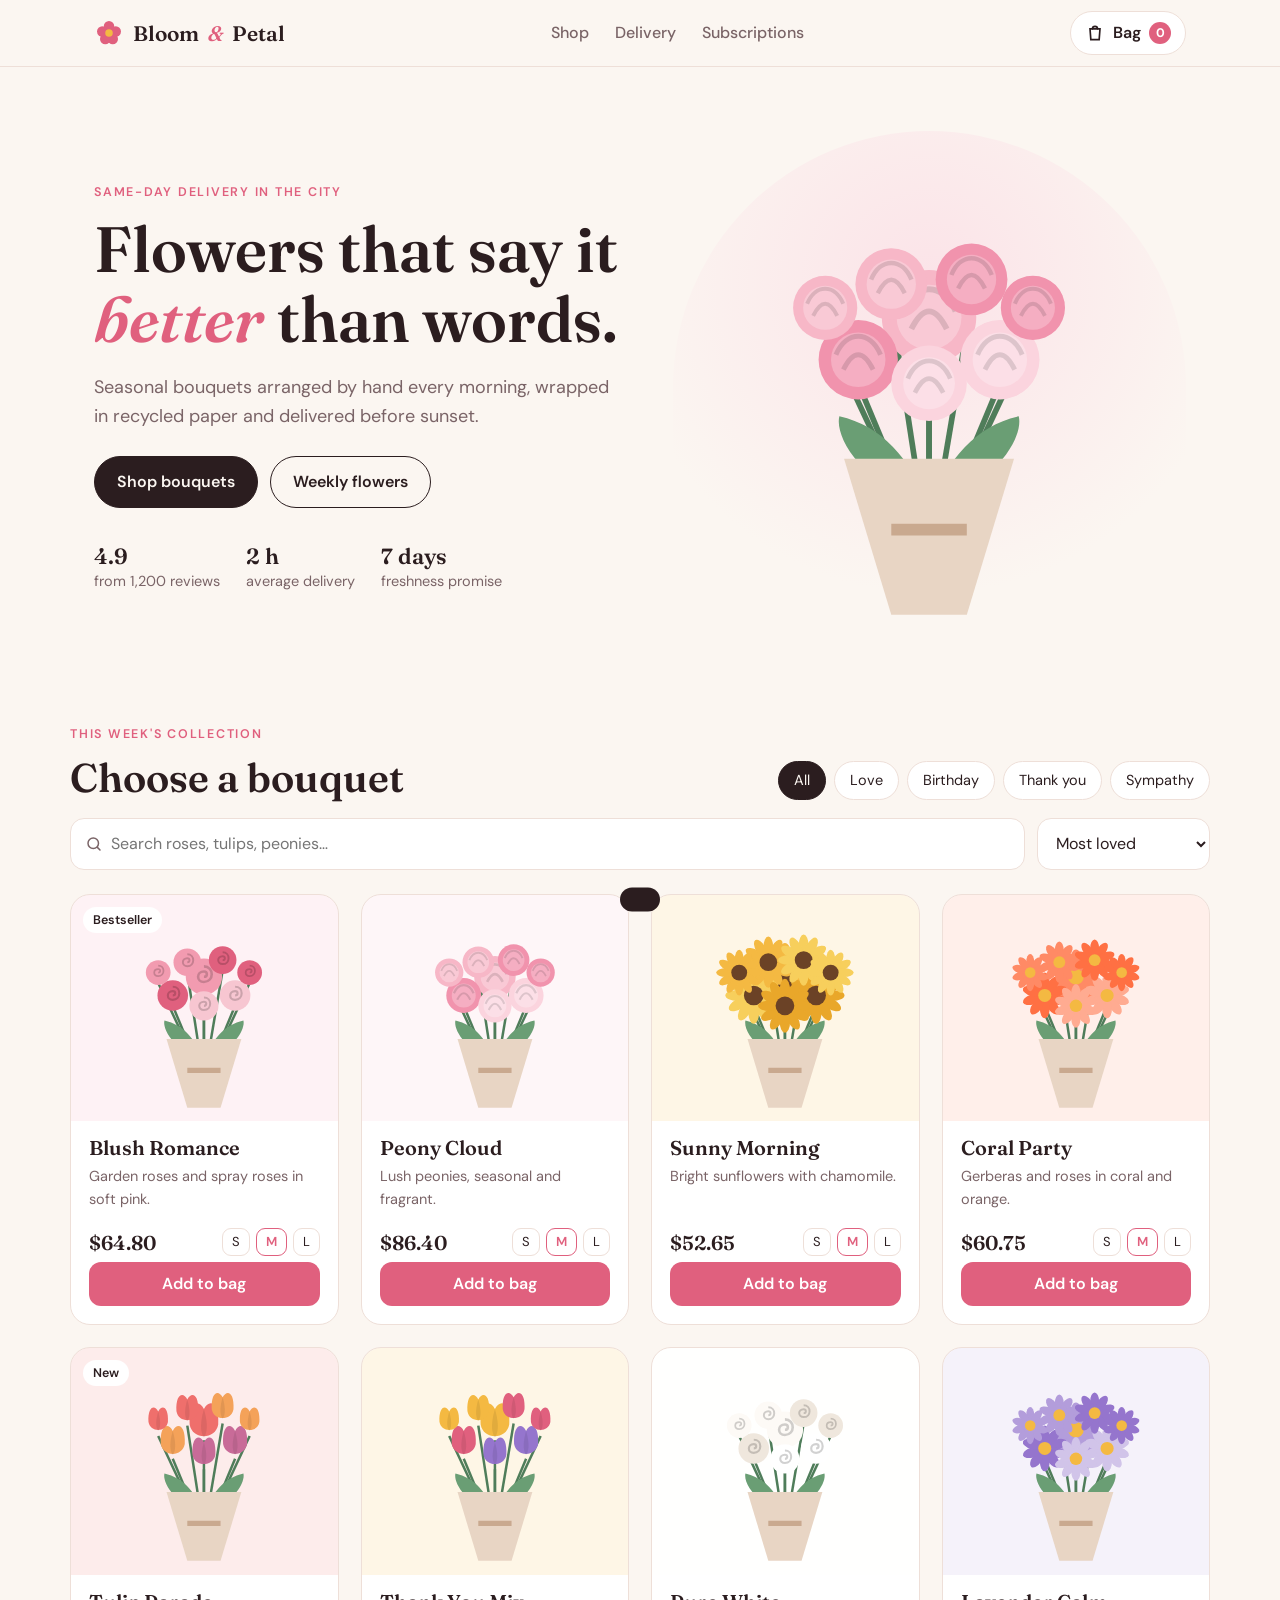
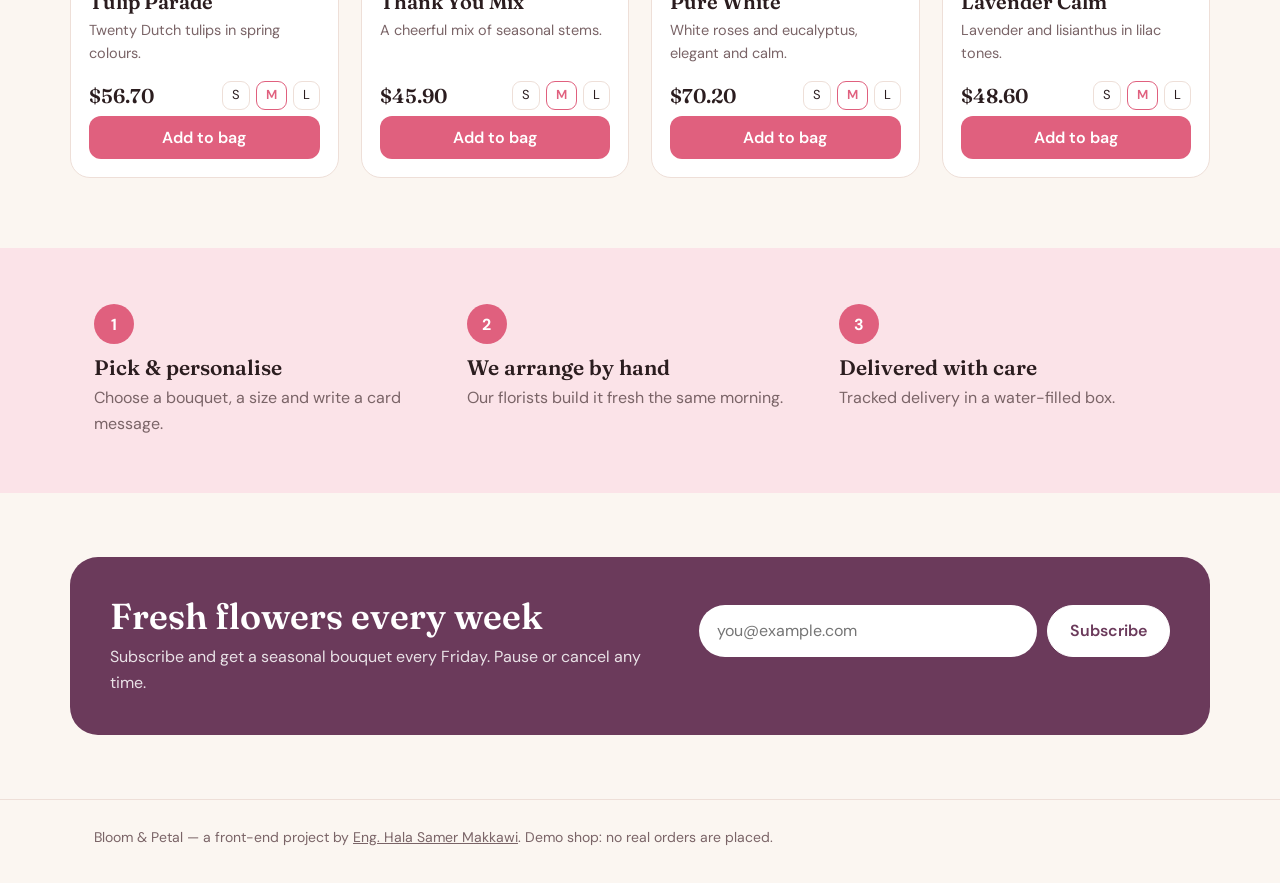
<file: projects/bloom/index.html>
<!doctype html>
<html lang="en">
<head>
<meta charset="utf-8">
<meta name="viewport" content="width=device-width, initial-scale=1">
<title>Bloom &amp; Petal — Flower Shop</title>
<meta name="description" content="Bloom & Petal: fresh bouquets delivered same day. A responsive flower shop front-end by Eng. Hala Samer Makkawi.">
<link rel="preconnect" href="https://fonts.googleapis.com">
<link rel="preconnect" href="https://fonts.gstatic.com" crossorigin>
<link href="https://fonts.googleapis.com/css2?family=Fraunces:opsz,wght@9..144,500;9..144,600&family=DM+Sans:wght@400;500;600&display=swap" rel="stylesheet">
<link rel="stylesheet" href="style.css">
</head>
<body>
<a class="skip" href="#shop">Skip to the shop</a>
<header class="top">
  <div class="wrap bar">
    <a href="#" class="logo" aria-label="Bloom and Petal home">
      <svg width="30" height="30" viewBox="0 0 40 40" aria-hidden="true"><g fill="var(--rose)"><circle cx="20" cy="11" r="7"/><circle cx="29" cy="18" r="7"/><circle cx="25" cy="28" r="7"/><circle cx="15" cy="28" r="7"/><circle cx="11" cy="18" r="7"/></g><circle cx="20" cy="20" r="5" fill="var(--sun)"/></svg>
      Bloom <i>&amp;</i> Petal
    </a>
    <nav class="menu" aria-label="Main">
      <a href="#shop">Shop</a><a href="#how">Delivery</a><a href="#subscribe">Subscriptions</a>
    </nav>
    <button class="cart-btn" id="openCart" type="button" aria-haspopup="dialog" aria-controls="cart">
      <svg width="20" height="20" viewBox="0 0 24 24" fill="none" stroke="currentColor" stroke-width="2" stroke-linecap="round" aria-hidden="true"><path d="M6 7h12l-1 13H7z"/><path d="M9 7a3 3 0 0 1 6 0"/></svg>
      <span>Bag</span><b id="count" aria-live="polite">0</b>
    </button>
  </div>
</header>

<main>
  <section class="hero">
    <div class="wrap hero-grid">
      <div>
        <p class="kicker">Same-day delivery in the city</p>
        <h1>Flowers that say it <em>better</em> than words.</h1>
        <p class="lead">Seasonal bouquets arranged by hand every morning, wrapped in recycled paper and delivered before sunset.</p>
        <div class="row">
          <a class="btn dark" href="#shop">Shop bouquets</a>
          <a class="btn" href="#subscribe">Weekly flowers</a>
        </div>
        <ul class="perks">
          <li><b>4.9</b> from 1,200 reviews</li>
          <li><b>2 h</b> average delivery</li>
          <li><b>7 days</b> freshness promise</li>
        </ul>
      </div>
      <div class="hero-art" id="heroArt" aria-hidden="true"></div>
    </div>
  </section>

  <section id="shop" class="wrap shop">
    <div class="shop-head">
      <div>
        <p class="kicker">This week's collection</p>
        <h2>Choose a bouquet</h2>
      </div>
      <div class="filters" role="group" aria-label="Filter by occasion" id="filters"></div>
    </div>
    <div class="tools">
      <label class="search"><span class="sr">Search bouquets</span>
        <svg width="18" height="18" viewBox="0 0 24 24" fill="none" stroke="currentColor" stroke-width="2" stroke-linecap="round" aria-hidden="true"><circle cx="11" cy="11" r="7"/><path d="m20 20-3.5-3.5"/></svg>
        <input id="q" type="search" placeholder="Search roses, tulips, peonies…" autocomplete="off">
      </label>
      <label class="sort"><span class="sr">Sort</span>
        <select id="sort"><option value="pop">Most loved</option><option value="low">Price: low to high</option><option value="high">Price: high to low</option></select>
      </label>
    </div>
    <p id="empty" class="empty" hidden>No bouquets match your search.</p>
    <div class="grid" id="grid"></div>
  </section>

  <section id="how" class="how">
    <div class="wrap steps">
      <div class="step"><span>1</span><h3>Pick &amp; personalise</h3><p>Choose a bouquet, a size and write a card message.</p></div>
      <div class="step"><span>2</span><h3>We arrange by hand</h3><p>Our florists build it fresh the same morning.</p></div>
      <div class="step"><span>3</span><h3>Delivered with care</h3><p>Tracked delivery in a water-filled box.</p></div>
    </div>
  </section>

  <section id="subscribe" class="wrap sub">
    <div class="sub-card">
      <div>
        <h2>Fresh flowers every week</h2>
        <p>Subscribe and get a seasonal bouquet every Friday. Pause or cancel any time.</p>
      </div>
      <form id="subForm" novalidate>
        <label class="sr" for="email">Email address</label>
        <input id="email" type="email" placeholder="you@example.com" required autocomplete="email">
        <button class="btn dark" type="submit">Subscribe</button>
        <p class="form-msg" id="subMsg" role="status"></p>
      </form>
    </div>
  </section>
</main>

<footer class="foot"><div class="wrap">Bloom &amp; Petal — a front-end project by <a href="/">Eng. Hala Samer Makkawi</a>. Demo shop: no real orders are placed.</div></footer>

<div class="scrim" id="scrim" hidden></div>
<aside class="cart" id="cart" role="dialog" aria-modal="true" aria-labelledby="cartTitle" hidden>
  <div class="cart-head">
    <h2 id="cartTitle">Your bag</h2>
    <button class="x" id="closeCart" type="button" aria-label="Close bag">&times;</button>
  </div>
  <ul class="lines" id="lines"></ul>
  <p class="empty" id="cartEmpty">Your bag is empty.</p>
  <div class="cart-foot">
    <div class="sum"><span>Subtotal</span><b id="subtotal">$0</b></div>
    <p class="note" id="shipNote"></p>
    <button class="btn dark wide" id="checkout" type="button">Checkout</button>
  </div>
</aside>

<div class="toast" id="toast" role="status" aria-live="polite"></div>
<script src="app.js"></script>
</body>
</html>
</file>
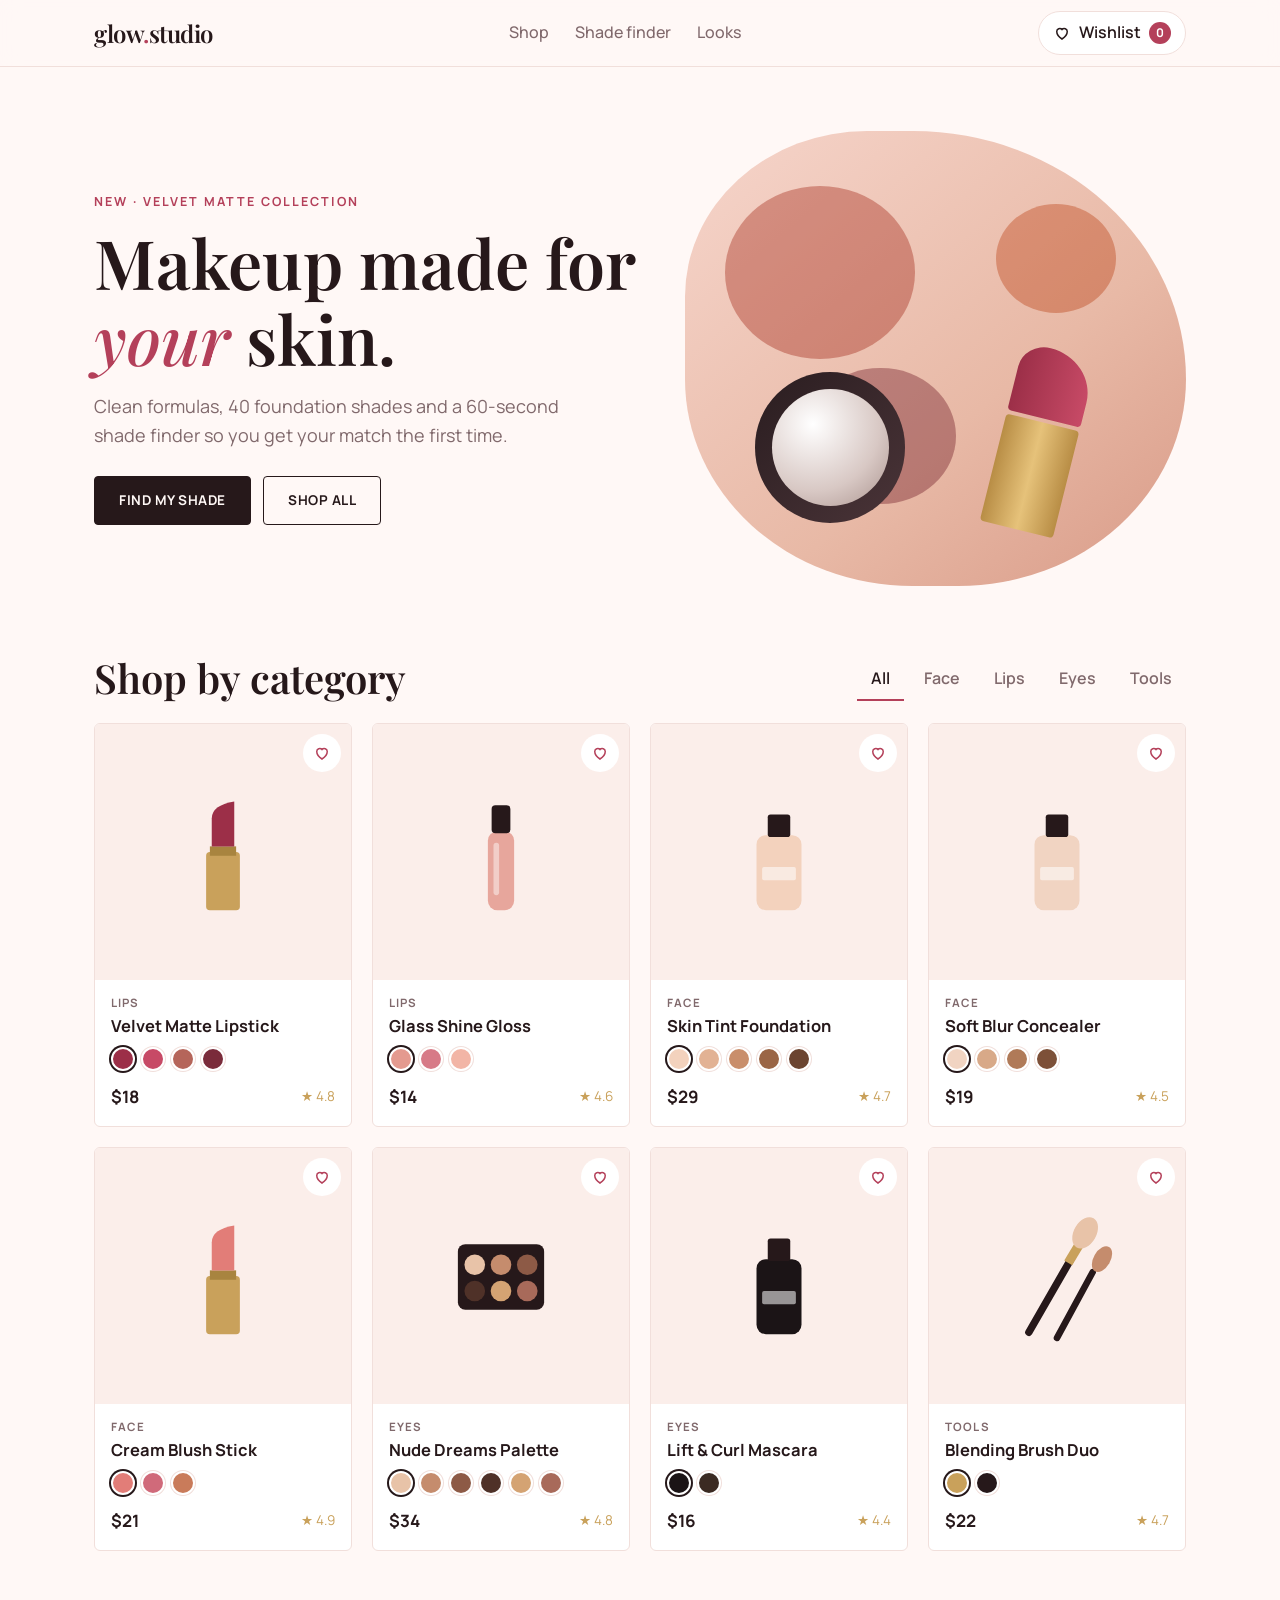
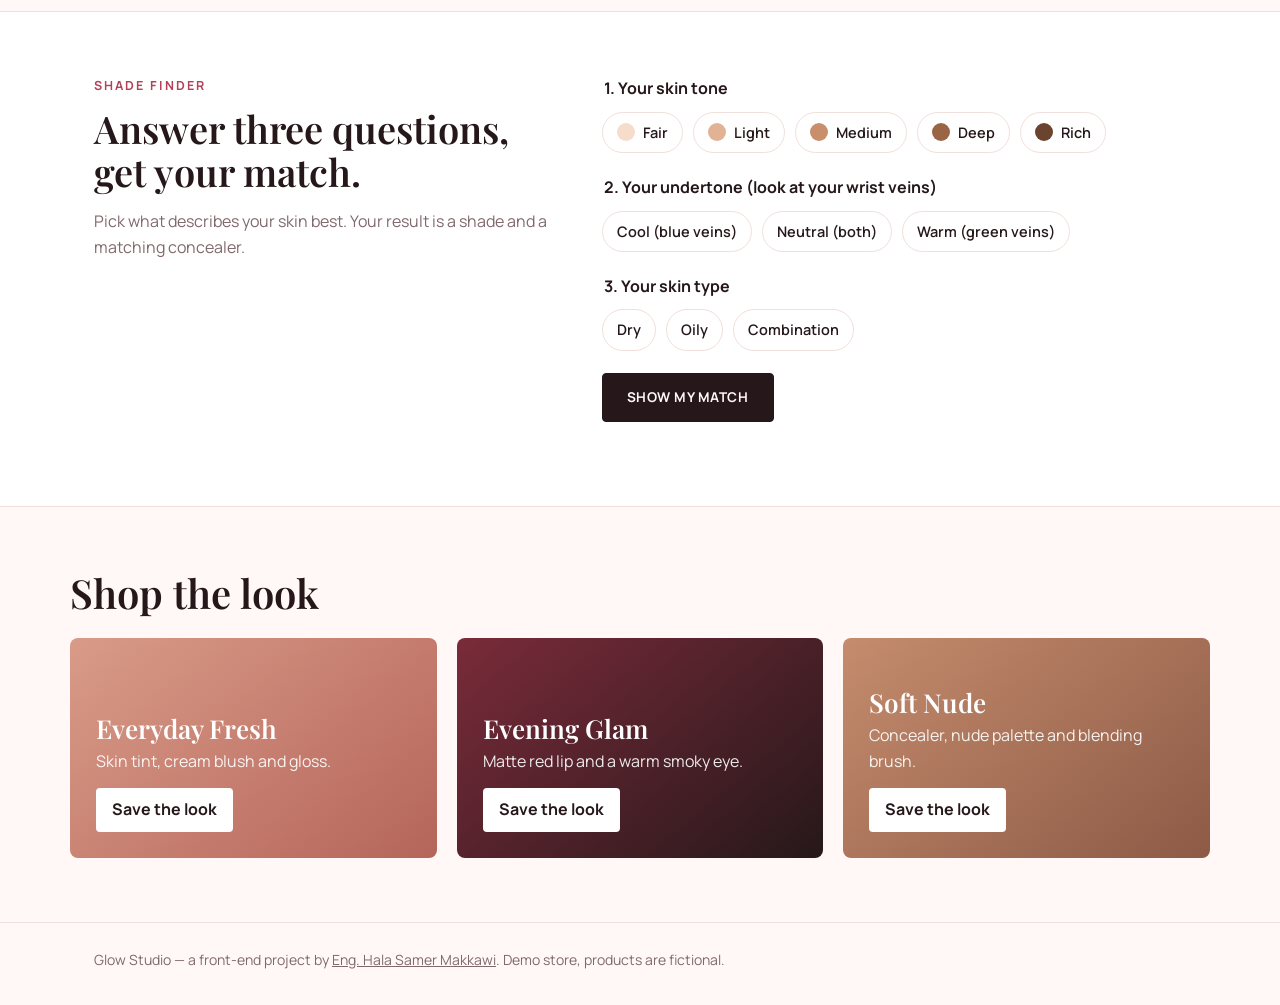
<file: projects/glow/index.html>
<!doctype html>
<html lang="en">
<head>
<meta charset="utf-8">
<meta name="viewport" content="width=device-width, initial-scale=1">
<title>Glow Studio — Makeup &amp; Beauty</title>
<meta name="description" content="Glow Studio: makeup store with a shade finder and wishlist. A front-end project by Eng. Hala Samer Makkawi.">
<link rel="preconnect" href="https://fonts.googleapis.com">
<link rel="preconnect" href="https://fonts.gstatic.com" crossorigin>
<link href="https://fonts.googleapis.com/css2?family=Playfair+Display:ital,wght@0,600;1,500&family=Manrope:wght@400;500;600;700&display=swap" rel="stylesheet">
<link rel="stylesheet" href="style.css">
</head>
<body>
<header class="top">
  <div class="wrap bar">
    <a class="logo" href="#">glow<span>.</span>studio</a>
    <nav class="menu" aria-label="Main"><a href="#shop">Shop</a><a href="#finder">Shade finder</a><a href="#looks">Looks</a></nav>
    <button class="pill" id="wishBtn" type="button" aria-haspopup="dialog" aria-controls="wish">
      <svg width="18" height="18" viewBox="0 0 24 24" fill="none" stroke="currentColor" stroke-width="2" aria-hidden="true"><path d="M12 20s-7-4.4-7-10a4 4 0 0 1 7-2.6A4 4 0 0 1 19 10c0 5.6-7 10-7 10z"/></svg>
      Wishlist <b id="wishCount">0</b>
    </button>
  </div>
</header>

<main>
  <section class="hero">
    <div class="wrap hero-grid">
      <div>
        <p class="eyebrow">New · Velvet Matte collection</p>
        <h1>Makeup made for <em>your</em> skin.</h1>
        <p class="lead">Clean formulas, 40 foundation shades and a 60-second shade finder so you get your match the first time.</p>
        <div class="row"><a class="btn solid" href="#finder">Find my shade</a><a class="btn" href="#shop">Shop all</a></div>
      </div>
      <div class="hero-art" aria-hidden="true">
        <div class="swatch s1"></div><div class="swatch s2"></div><div class="swatch s3"></div>
        <div class="lipstick"><div class="bullet"></div><div class="tube"></div></div>
        <div class="compact"><div class="mirror"></div></div>
      </div>
    </div>
  </section>

  <section class="wrap" id="shop">
    <div class="head">
      <h2>Shop by category</h2>
      <div class="tabs" role="tablist" aria-label="Categories" id="tabs"></div>
    </div>
    <div class="grid" id="grid" role="tabpanel"></div>
  </section>

  <section class="finder" id="finder">
    <div class="wrap finder-grid">
      <div>
        <p class="eyebrow">Shade finder</p>
        <h2>Answer three questions, get your match.</h2>
        <p class="muted">Pick what describes your skin best. Your result is a shade and a matching concealer.</p>
      </div>
      <form id="quiz" class="quiz">
        <fieldset><legend>1. Your skin tone</legend><div class="opts" id="tone"></div></fieldset>
        <fieldset><legend>2. Your undertone (look at your wrist veins)</legend><div class="opts" id="under"></div></fieldset>
        <fieldset><legend>3. Your skin type</legend><div class="opts" id="type"></div></fieldset>
        <button class="btn solid" type="submit">Show my match</button>
        <div class="result" id="result" role="status" aria-live="polite"></div>
      </form>
    </div>
  </section>

  <section class="wrap looks" id="looks">
    <h2>Shop the look</h2>
    <div class="look-grid" id="lookGrid"></div>
  </section>
</main>

<footer class="foot"><div class="wrap">Glow Studio — a front-end project by <a href="/">Eng. Hala Samer Makkawi</a>. Demo store, products are fictional.</div></footer>

<div class="scrim" id="scrim" hidden></div>
<aside class="drawer" id="wish" role="dialog" aria-modal="true" aria-labelledby="wishTitle" hidden>
  <div class="drawer-head"><h2 id="wishTitle">Wishlist</h2><button class="x" id="closeWish" type="button" aria-label="Close wishlist">&times;</button></div>
  <ul id="wishList" class="wish-list"></ul>
  <p class="muted pad" id="wishEmpty">Tap the heart on a product to save it here.</p>
</aside>
<script src="app.js"></script>
</body>
</html>
</file>
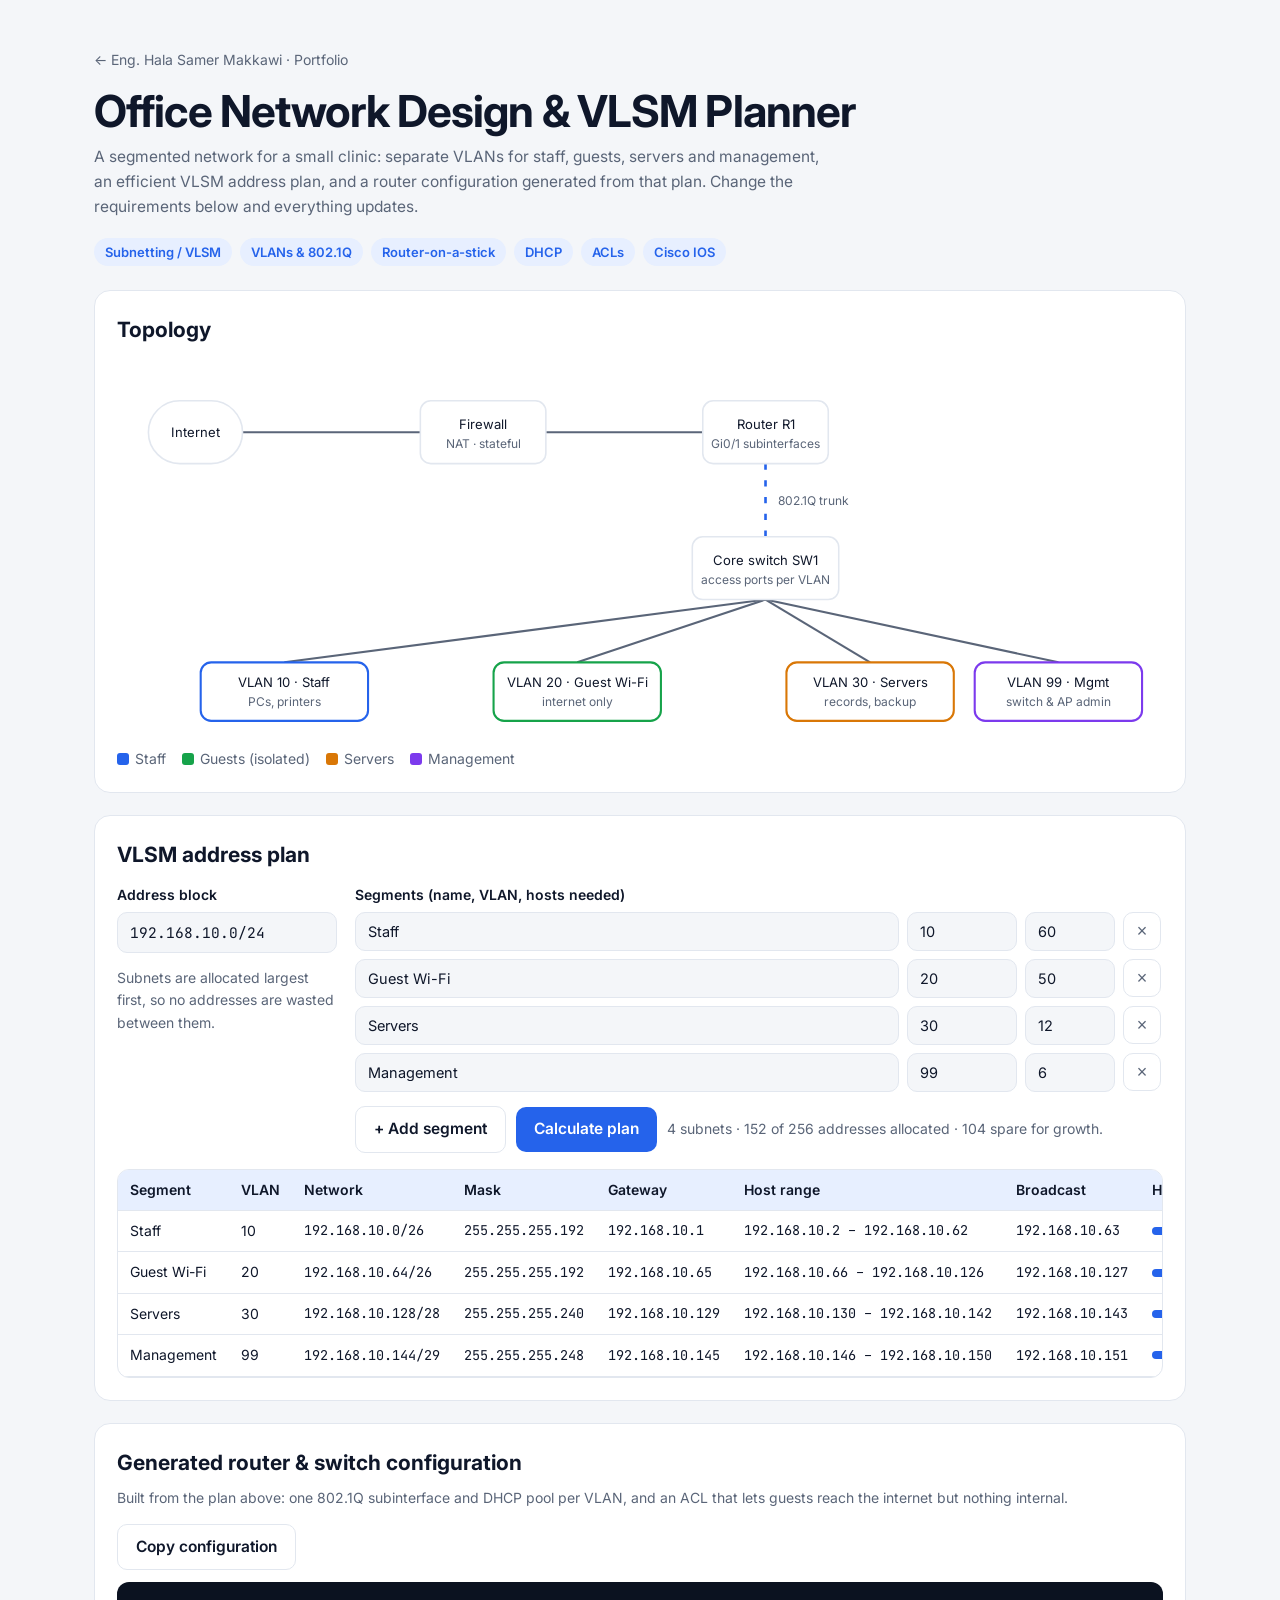
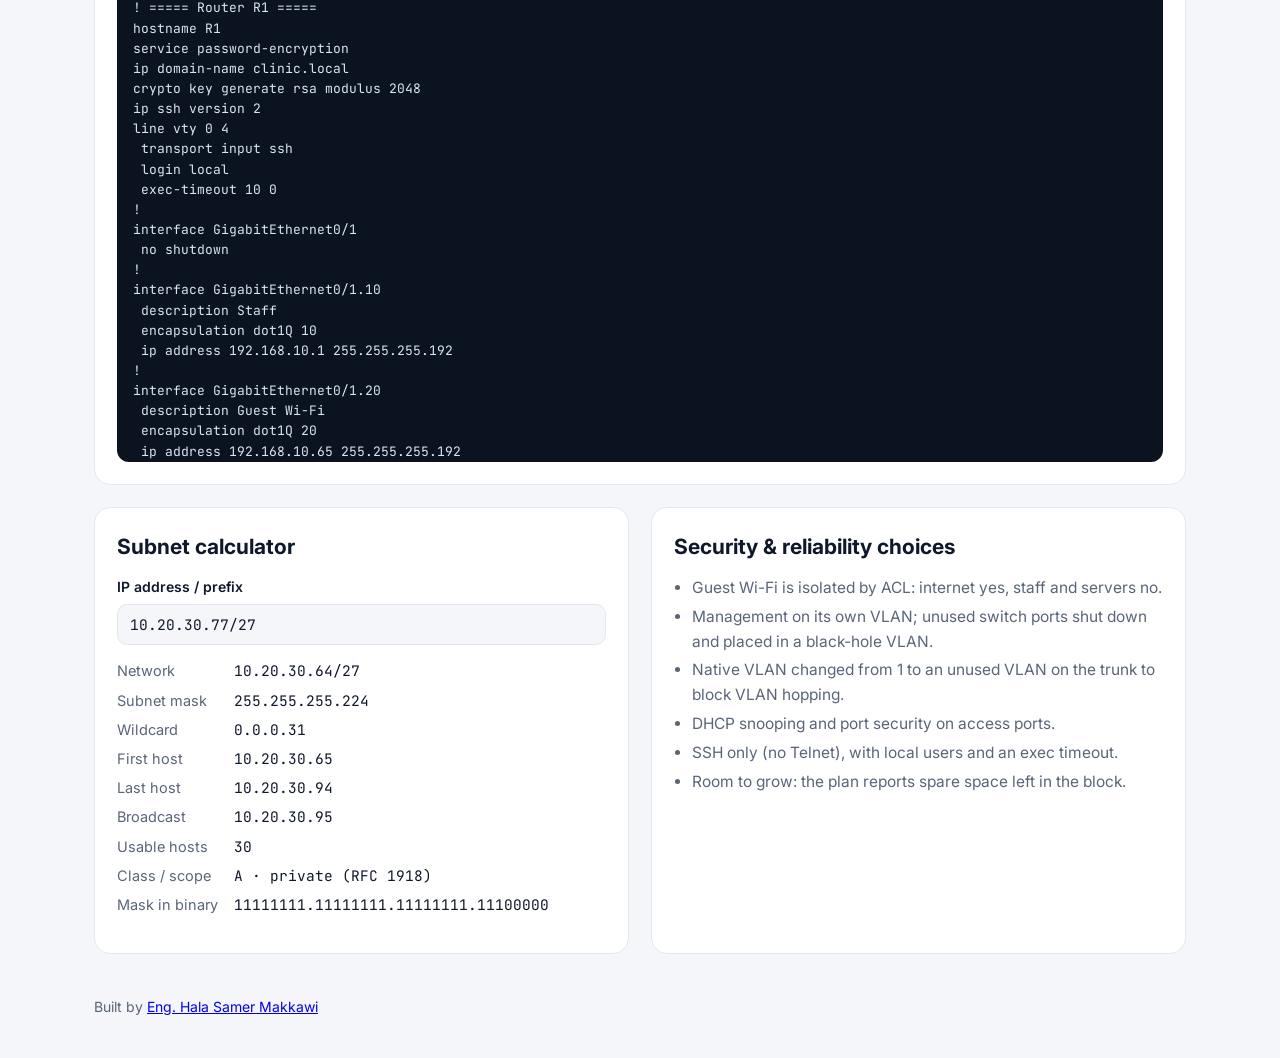
<file: projects/network/index.html>
<!doctype html>
<html lang="en">
<head>
<meta charset="utf-8">
<meta name="viewport" content="width=device-width, initial-scale=1">
<title>Office Network Design — VLSM Planner</title>
<meta name="description" content="Small-office network design with VLANs, a VLSM subnet planner and generated Cisco IOS configuration. By Eng. Hala Samer Makkawi.">
<link rel="preconnect" href="https://fonts.googleapis.com">
<link rel="preconnect" href="https://fonts.gstatic.com" crossorigin>
<link href="https://fonts.googleapis.com/css2?family=Inter:wght@400;500;600;700&family=JetBrains+Mono:wght@400;500&display=swap" rel="stylesheet">
<style>
  :root { --bg:#f4f6f9; --card:#fff; --ink:#0f172a; --muted:#5a6578; --line:#e2e7ef; --accent:#2563eb; --soft:#e7efff; --v10:#2563eb; --v20:#16a34a; --v30:#d97706; --v99:#7c3aed; --err:#b91c1c; --code:#0b1220; }
  @media (prefers-color-scheme: dark) { :root { --bg:#0a0e16; --card:#111827; --ink:#e6ebf3; --muted:#9aa5b8; --line:#1f2a3b; --accent:#60a5fa; --soft:#132443; --err:#f87171; --code:#060a12; } }
  * { box-sizing:border-box; }
  body { margin:0; background:var(--bg); color:var(--ink); font:15.5px/1.6 Inter, system-ui, sans-serif; overflow-x:hidden; }
  .wrap { max-width:1140px; margin:0 auto; padding:0 24px; }
  @media (max-width:600px){ .wrap { padding:0 16px; } }
  header.wrap { padding-block:48px 24px; }
  .back { color:var(--muted); text-decoration:none; font-size:14px; }
  h1 { font-size:clamp(30px,4.6vw,44px); line-height:1.1; margin:14px 0 10px; letter-spacing:-.02em; }
  h2 { font-size:21px; margin:0 0 12px; }
  .lead { color:var(--muted); max-width:740px; margin:0; }
  .chips { display:flex; flex-wrap:wrap; gap:8px; margin:18px 0 0; padding:0; list-style:none; }
  .chips li { background:var(--soft); color:var(--accent); font-weight:600; font-size:13px; padding:4px 11px; border-radius:99px; }
  .card { background:var(--card); border:1px solid var(--line); border-radius:16px; padding:22px; margin-bottom:22px; }
  .topo { width:100%; height:auto; display:block; }
  .topo text { font:12.5px Inter, sans-serif; fill:var(--ink); }
  .topo .sub { fill:var(--muted); font-size:11.5px; }
  .topo .node { fill:var(--card); stroke:var(--line); stroke-width:1.5; }
  .topo .link { stroke:var(--muted); stroke-width:2; }
  .topo .flow { stroke:var(--accent); stroke-width:2.5; stroke-dasharray:6 10; animation:flow 1.6s linear infinite; }
  @keyframes flow { to { stroke-dashoffset:-32; } }
  @media (prefers-reduced-motion: reduce) { .topo .flow { animation:none; } }
  .legend { display:flex; gap:16px; flex-wrap:wrap; margin-top:12px; font-size:14px; color:var(--muted); }
  .legend i { display:inline-block; width:12px; height:12px; border-radius:3px; margin-right:6px; vertical-align:-1px; }
  .form { display:grid; grid-template-columns:220px 1fr; gap:18px; }
  @media (max-width:760px){ .form { grid-template-columns:1fr; } }
  label { font-weight:600; font-size:14px; display:block; margin-bottom:6px; }
  input { width:100%; border:1px solid var(--line); background:var(--bg); color:var(--ink); border-radius:10px; padding:10px 12px; font:14.5px "JetBrains Mono", Consolas, monospace; }
  .rows { display:flex; flex-direction:column; gap:8px; }
  .r { display:grid; grid-template-columns:1fr 110px 90px 40px; gap:8px; align-items:center; }
  @media (max-width:500px){ .r { grid-template-columns:1fr 80px 70px 36px; } }
  .r input { font-family:Inter, sans-serif; }
  .icon { width:38px; height:38px; border-radius:10px; border:1px solid var(--line); background:none; color:var(--muted); cursor:pointer; font-size:18px; }
  .bar { display:flex; gap:10px; flex-wrap:wrap; margin-top:14px; align-items:center; }
  .btn { border:0; background:var(--accent); color:#fff; border-radius:10px; padding:10px 18px; font:inherit; font-weight:600; cursor:pointer; }
  .btn.ghost { background:none; color:var(--ink); border:1px solid var(--line); }
  .msg { font-size:14px; color:var(--muted); }
  .msg.err { color:var(--err); font-weight:600; }
  .out { overflow:auto; border:1px solid var(--line); border-radius:12px; margin-top:16px; }
  table { border-collapse:collapse; width:100%; font-size:14px; }
  th, td { text-align:left; padding:9px 12px; border-bottom:1px solid var(--line); white-space:nowrap; }
  th { background:var(--soft); font-weight:600; }
  td.mono { font-family:"JetBrains Mono", Consolas, monospace; font-size:13.5px; }
  .use { height:8px; border-radius:99px; background:var(--line); min-width:90px; overflow:hidden; }
  .use span { display:block; height:100%; background:var(--accent); }
  pre { margin:0; overflow:auto; background:var(--code); color:#dbe5f3; border-radius:12px; padding:16px; font:13px/1.55 "JetBrains Mono", Consolas, monospace; max-height:480px; }
  .split { display:grid; grid-template-columns:1fr 1fr; gap:22px; }
  @media (max-width:860px){ .split { grid-template-columns:1fr; } }
  .calc-out { margin-top:14px; display:grid; grid-template-columns:auto 1fr; gap:6px 16px; font-size:14.5px; }
  .calc-out dt { color:var(--muted); } .calc-out dd { margin:0; font-family:"JetBrains Mono", Consolas, monospace; }
  ul.checks { margin:0; padding-left:18px; color:var(--muted); } ul.checks li { margin:4px 0; }
  footer.wrap { color:var(--muted); font-size:14px; padding-block:20px 40px; }
  :focus-visible { outline:3px solid var(--accent); outline-offset:2px; }
</style>
</head>
<body>
<header class="wrap">
  <a class="back" href="/">← Eng. Hala Samer Makkawi · Portfolio</a>
  <h1>Office Network Design &amp; VLSM Planner</h1>
  <p class="lead">A segmented network for a small clinic: separate VLANs for staff, guests, servers and management, an efficient VLSM address plan, and a router configuration generated from that plan. Change the requirements below and everything updates.</p>
  <ul class="chips"><li>Subnetting / VLSM</li><li>VLANs &amp; 802.1Q</li><li>Router-on-a-stick</li><li>DHCP</li><li>ACLs</li><li>Cisco IOS</li></ul>
</header>

<main class="wrap">
  <section class="card" aria-labelledby="topoTitle">
    <h2 id="topoTitle">Topology</h2>
    <svg class="topo" viewBox="0 0 1000 360" role="img" aria-label="Internet to firewall to router, a trunk to the core switch, and four VLANs: staff, guest Wi-Fi, servers and management">
      <line class="link" x1="120" y1="70" x2="290" y2="70"/><line class="link" x1="410" y1="70" x2="560" y2="70"/>
      <line class="flow" x1="620" y1="100" x2="620" y2="170"/>
      <line class="link" x1="620" y1="230" x2="160" y2="290"/><line class="link" x1="620" y1="230" x2="440" y2="290"/>
      <line class="link" x1="620" y1="230" x2="720" y2="290"/><line class="link" x1="620" y1="230" x2="900" y2="290"/>
      <g transform="translate(30 40)"><rect class="node" width="90" height="60" rx="30"/><text x="45" y="35" text-anchor="middle">Internet</text></g>
      <g transform="translate(290 40)"><rect class="node" width="120" height="60" rx="10"/><text x="60" y="27" text-anchor="middle">Firewall</text><text class="sub" x="60" y="45" text-anchor="middle">NAT · stateful</text></g>
      <g transform="translate(560 40)"><rect class="node" width="120" height="60" rx="10"/><text x="60" y="27" text-anchor="middle">Router R1</text><text class="sub" x="60" y="45" text-anchor="middle">Gi0/1 subinterfaces</text></g>
      <text class="sub" x="632" y="140">802.1Q trunk</text>
      <g transform="translate(550 170)"><rect class="node" width="140" height="60" rx="10"/><text x="70" y="27" text-anchor="middle">Core switch SW1</text><text class="sub" x="70" y="45" text-anchor="middle">access ports per VLAN</text></g>
      <g transform="translate(80 290)"><rect class="node" width="160" height="56" rx="10" style="stroke:var(--v10);stroke-width:2"/><text x="80" y="24" text-anchor="middle">VLAN 10 · Staff</text><text class="sub" x="80" y="42" text-anchor="middle">PCs, printers</text></g>
      <g transform="translate(360 290)"><rect class="node" width="160" height="56" rx="10" style="stroke:var(--v20);stroke-width:2"/><text x="80" y="24" text-anchor="middle">VLAN 20 · Guest Wi-Fi</text><text class="sub" x="80" y="42" text-anchor="middle">internet only</text></g>
      <g transform="translate(640 290)"><rect class="node" width="160" height="56" rx="10" style="stroke:var(--v30);stroke-width:2"/><text x="80" y="24" text-anchor="middle">VLAN 30 · Servers</text><text class="sub" x="80" y="42" text-anchor="middle">records, backup</text></g>
      <g transform="translate(820 290)"><rect class="node" width="160" height="56" rx="10" style="stroke:var(--v99);stroke-width:2"/><text x="80" y="24" text-anchor="middle">VLAN 99 · Mgmt</text><text class="sub" x="80" y="42" text-anchor="middle">switch &amp; AP admin</text></g>
    </svg>
    <div class="legend"><span><i style="background:var(--v10)"></i>Staff</span><span><i style="background:var(--v20)"></i>Guests (isolated)</span><span><i style="background:var(--v30)"></i>Servers</span><span><i style="background:var(--v99)"></i>Management</span></div>
  </section>

  <section class="card" aria-labelledby="planTitle">
    <h2 id="planTitle">VLSM address plan</h2>
    <form class="form" id="planForm" novalidate>
      <div>
        <label for="base">Address block</label>
        <input id="base" value="192.168.10.0/24" autocomplete="off" spellcheck="false">
        <p class="msg">Subnets are allocated largest first, so no addresses are wasted between them.</p>
      </div>
      <div>
        <label id="reqLabel">Segments (name, VLAN, hosts needed)</label>
        <div class="rows" id="rows" aria-labelledby="reqLabel"></div>
        <div class="bar">
          <button class="btn ghost" type="button" id="add">+ Add segment</button>
          <button class="btn" type="submit">Calculate plan</button>
          <span class="msg" id="planMsg" role="status"></span>
        </div>
      </div>
    </form>
    <div class="out" id="planOut"></div>
  </section>

  <section class="card" aria-labelledby="cfgTitle">
    <h2 id="cfgTitle">Generated router &amp; switch configuration</h2>
    <p class="msg" style="margin-top:-4px">Built from the plan above: one 802.1Q subinterface and DHCP pool per VLAN, and an ACL that lets guests reach the internet but nothing internal.</p>
    <div class="bar" style="margin:0 0 12px"><button class="btn ghost" type="button" id="copy">Copy configuration</button><span class="msg" id="copyMsg" role="status"></span></div>
    <pre id="cfg"></pre>
  </section>

  <div class="split">
    <section class="card" aria-labelledby="calcTitle">
      <h2 id="calcTitle">Subnet calculator</h2>
      <label for="one">IP address / prefix</label>
      <input id="one" value="10.20.30.77/27" autocomplete="off" spellcheck="false">
      <dl class="calc-out" id="oneOut"></dl>
    </section>
    <section class="card">
      <h2>Security &amp; reliability choices</h2>
      <ul class="checks">
        <li>Guest Wi-Fi is isolated by ACL: internet yes, staff and servers no.</li>
        <li>Management on its own VLAN; unused switch ports shut down and placed in a black-hole VLAN.</li>
        <li>Native VLAN changed from 1 to an unused VLAN on the trunk to block VLAN hopping.</li>
        <li>DHCP snooping and port security on access ports.</li>
        <li>SSH only (no Telnet), with local users and an exec timeout.</li>
        <li>Room to grow: the plan reports spare space left in the block.</li>
      </ul>
    </section>
  </div>
</main>
<footer class="wrap">Built by <a href="/">Eng. Hala Samer Makkawi</a></footer>
<script src="app.js"></script>
</body>
</html>
</file>
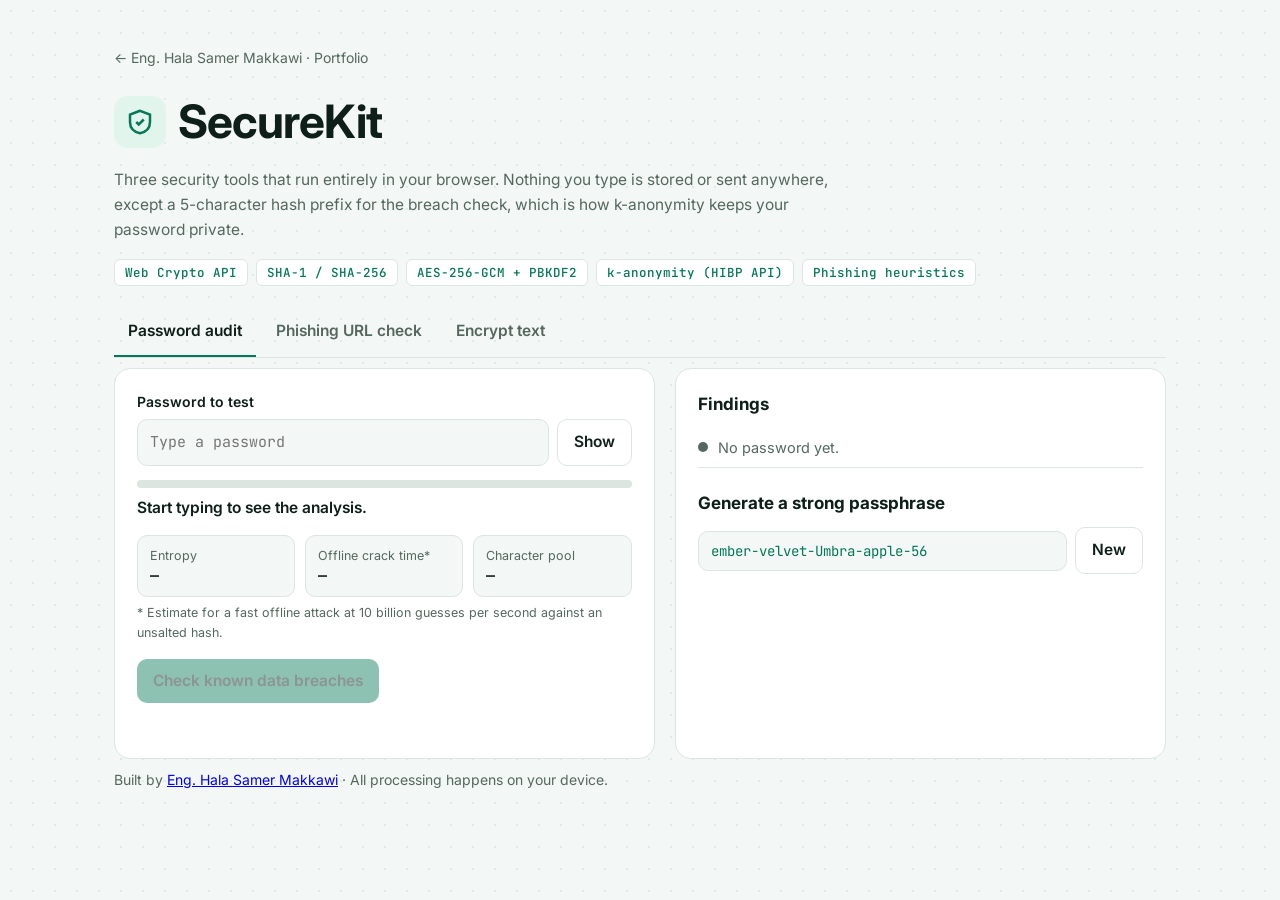
<file: projects/security/index.html>
<!doctype html>
<html lang="en">
<head>
<meta charset="utf-8">
<meta name="viewport" content="width=device-width, initial-scale=1">
<title>SecureKit — Password, Phishing &amp; Encryption Toolkit</title>
<meta name="description" content="Client-side security toolkit: password strength and breach check (k-anonymity), phishing URL analyser, and AES-GCM encryption. By Eng. Hala Samer Makkawi.">
<link rel="preconnect" href="https://fonts.googleapis.com">
<link rel="preconnect" href="https://fonts.gstatic.com" crossorigin>
<link href="https://fonts.googleapis.com/css2?family=Inter:wght@400;500;600;700&family=JetBrains+Mono:wght@400;500&display=swap" rel="stylesheet">
<link rel="stylesheet" href="style.css">
</head>
<body>
<header class="wrap head">
  <a class="back" href="/">← Eng. Hala Samer Makkawi · Portfolio</a>
  <h1><span class="shield" aria-hidden="true"><svg width="30" height="30" viewBox="0 0 24 24" fill="none" stroke="currentColor" stroke-width="2"><path d="M12 3 4 6v6c0 5 3.5 8 8 9 4.5-1 8-4 8-9V6z"/><path d="m9 12 2 2 4-4"/></svg></span>SecureKit</h1>
  <p class="lead">Three security tools that run entirely in your browser. Nothing you type is stored or sent anywhere, except a 5-character hash prefix for the breach check, which is how k-anonymity keeps your password private.</p>
  <ul class="chips"><li>Web Crypto API</li><li>SHA-1 / SHA-256</li><li>AES-256-GCM + PBKDF2</li><li>k-anonymity (HIBP API)</li><li>Phishing heuristics</li></ul>
  <div class="tabs" role="tablist" aria-label="Tools">
    <button role="tab" id="t-pw" aria-controls="p-pw" aria-selected="true">Password audit</button>
    <button role="tab" id="t-url" aria-controls="p-url" aria-selected="false" tabindex="-1">Phishing URL check</button>
    <button role="tab" id="t-enc" aria-controls="p-enc" aria-selected="false" tabindex="-1">Encrypt text</button>
  </div>
</header>

<main class="wrap">
  <section class="panel" role="tabpanel" id="p-pw" aria-labelledby="t-pw">
    <div class="grid">
      <div class="card">
        <label for="pw">Password to test</label>
        <div class="pw-row">
          <input id="pw" type="password" autocomplete="off" spellcheck="false" placeholder="Type a password">
          <button class="ghost" id="show" type="button" aria-pressed="false">Show</button>
        </div>
        <div class="meter" aria-hidden="true"><span id="bar"></span></div>
        <p class="verdict" id="verdict" role="status">Start typing to see the analysis.</p>
        <dl class="stats">
          <div><dt>Entropy</dt><dd id="ent">—</dd></div>
          <div><dt>Offline crack time*</dt><dd id="crack">—</dd></div>
          <div><dt>Character pool</dt><dd id="pool">—</dd></div>
        </dl>
        <p class="fine">* Estimate for a fast offline attack at 10 billion guesses per second against an unsalted hash.</p>
        <button class="primary" id="breach" type="button" disabled>Check known data breaches</button>
        <p class="note" id="breachOut" role="status"></p>
      </div>
      <div class="card">
        <h2>Findings</h2>
        <ul class="findings" id="findings"><li class="muted">No password yet.</li></ul>
        <h2 class="mt">Generate a strong passphrase</h2>
        <div class="gen"><code id="gen"></code><button class="ghost" id="regen" type="button">New</button></div>
      </div>
    </div>
  </section>

  <section class="panel" role="tabpanel" id="p-url" aria-labelledby="t-url" hidden>
    <div class="card">
      <label for="url">Link to analyse</label>
      <div class="pw-row">
        <input id="url" type="text" spellcheck="false" autocomplete="off" placeholder="https://example.com/login">
        <button class="primary" id="scan" type="button">Analyse</button>
      </div>
      <div class="samples">Try: <button type="button" class="link" data-url="http://paypa1-secure.account-verify.top/login?session=8812">a phishing link</button> · <button type="button" class="link" data-url="https://www.coursera.org/verify/SNYC63D2N9SV">a safe link</button> · <button type="button" class="link" data-url="http://192.168.4.20@bit.ly/x9">a disguised link</button></div>
      <div id="urlOut" class="url-out" role="status" aria-live="polite"></div>
    </div>
  </section>

  <section class="panel" role="tabpanel" id="p-enc" aria-labelledby="t-enc" hidden>
    <div class="grid">
      <div class="card">
        <label for="plain">Secret message</label>
        <textarea id="plain" rows="5" placeholder="Write something private"></textarea>
        <label for="key" class="mt-s">Passphrase</label>
        <input id="key" type="password" autocomplete="new-password" placeholder="Shared passphrase">
        <div class="row"><button class="primary" id="encBtn" type="button">Encrypt</button><button class="ghost" id="decBtn" type="button">Decrypt</button></div>
        <label for="cipher" class="mt-s">Ciphertext (Base64: salt + IV + data)</label>
        <textarea id="cipher" rows="5" class="mono" placeholder="Encrypted text appears here, or paste one to decrypt"></textarea>
        <p class="note" id="encMsg" role="status"></p>
      </div>
      <div class="card">
        <h2>How it works</h2>
        <ol class="steps">
          <li>A random 16-byte <b>salt</b> and the passphrase go through <b>PBKDF2-SHA-256</b> with 310,000 iterations to derive a 256-bit key, which makes guessing passphrases slow.</li>
          <li>A random 12-byte <b>IV</b> is generated for every message, so the same text never encrypts the same way twice.</li>
          <li><b>AES-256-GCM</b> encrypts and authenticates the message: if one byte of the ciphertext is changed, decryption fails instead of returning garbage.</li>
          <li>Salt, IV and ciphertext are packed together and Base64-encoded so they can be pasted anywhere.</li>
        </ol>
        <h2 class="mt">SHA-256 fingerprint</h2>
        <p class="muted small">Hash of the secret message, updated as you type:</p>
        <code class="hash" id="sha">—</code>
      </div>
    </div>
  </section>
</main>
<footer class="wrap foot">Built by <a href="/">Eng. Hala Samer Makkawi</a> · All processing happens on your device.</footer>
<script src="app.js"></script>
</body>
</html>
</file>
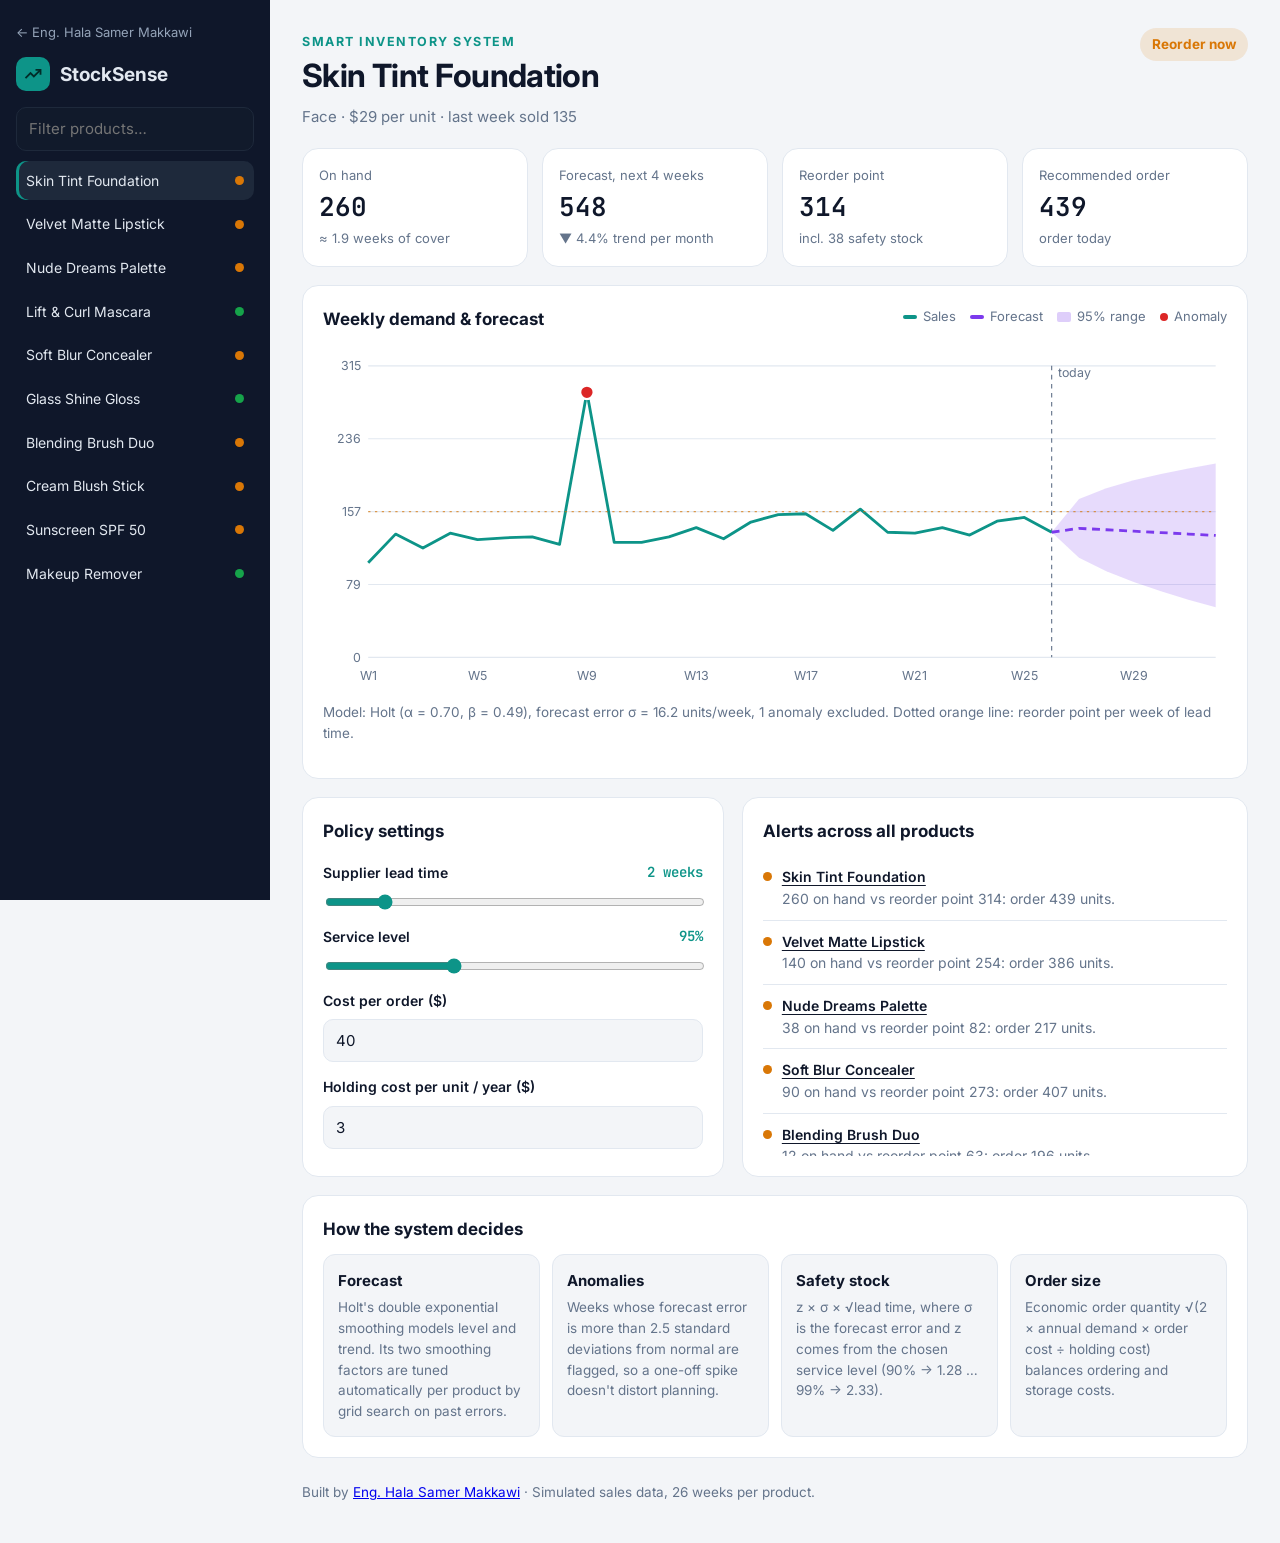
<file: projects/stocksense/index.html>
<!doctype html>
<html lang="en">
<head>
<meta charset="utf-8">
<meta name="viewport" content="width=device-width, initial-scale=1">
<title>StockSense — Smart Inventory System</title>
<meta name="description" content="A smart inventory system that forecasts demand, detects anomalies and calculates when and how much to reorder. By Eng. Hala Samer Makkawi.">
<link rel="preconnect" href="https://fonts.googleapis.com">
<link rel="preconnect" href="https://fonts.gstatic.com" crossorigin>
<link href="https://fonts.googleapis.com/css2?family=Inter:wght@400;500;600;700&family=JetBrains+Mono:wght@500&display=swap" rel="stylesheet">
<link rel="stylesheet" href="style.css">
</head>
<body>
<div class="app">
  <aside class="side">
    <a class="back" href="/">← Eng. Hala Samer Makkawi</a>
    <div class="brand"><span class="logo" aria-hidden="true"><svg width="20" height="20" viewBox="0 0 24 24" fill="none" stroke="currentColor" stroke-width="2.2"><path d="M3 17l6-6 4 4 8-8"/><path d="M15 7h6v6"/></svg></span>StockSense</div>
    <label class="sr" for="filter">Filter products</label>
    <input id="filter" class="filter" placeholder="Filter products…" autocomplete="off">
    <ul class="plist" id="plist" role="listbox" aria-label="Products"></ul>
  </aside>

  <main class="main">
    <header class="mhead">
      <div>
        <p class="eyebrow">Smart inventory system</p>
        <h1 id="pName">—</h1>
        <p class="muted" id="pMeta"></p>
      </div>
      <span class="badge" id="pStatus"></span>
    </header>

    <section class="kpis" aria-label="Key figures">
      <div class="kpi"><span>On hand</span><b id="kStock">—</b><small id="kCover"></small></div>
      <div class="kpi"><span>Forecast, next 4 weeks</span><b id="kFc">—</b><small id="kTrend"></small></div>
      <div class="kpi"><span>Reorder point</span><b id="kRop">—</b><small id="kSafety"></small></div>
      <div class="kpi"><span>Recommended order</span><b id="kEoq">—</b><small id="kWhen"></small></div>
    </section>

    <section class="card">
      <div class="card-head">
        <h2>Weekly demand &amp; forecast</h2>
        <div class="legend"><span><i class="l-hist"></i>Sales</span><span><i class="l-fc"></i>Forecast</span><span><i class="l-band"></i>95% range</span><span><i class="l-anom"></i>Anomaly</span></div>
      </div>
      <svg id="chart" class="chart" viewBox="0 0 800 300" role="img" aria-label="Demand chart"></svg>
      <p class="muted small" id="modelInfo"></p>
    </section>

    <div class="cols">
      <section class="card">
        <h2>Policy settings</h2>
        <div class="form">
          <label for="lead">Supplier lead time <output id="leadOut"></output></label>
          <input id="lead" type="range" min="1" max="8" value="2">
          <label for="svc">Service level <output id="svcOut"></output></label>
          <input id="svc" type="range" min="0" max="3" value="1">
          <label for="oc">Cost per order ($)</label>
          <input id="oc" type="number" min="1" value="40">
          <label for="hc">Holding cost per unit / year ($)</label>
          <input id="hc" type="number" min="0.1" step="0.1" value="3">
        </div>
      </section>
      <section class="card">
        <h2>Alerts across all products</h2>
        <ul class="alerts" id="alerts"></ul>
      </section>
    </div>

    <section class="card">
      <h2>How the system decides</h2>
      <div class="how">
        <div><b>Forecast</b><p>Holt's double exponential smoothing models level and trend. Its two smoothing factors are tuned automatically per product by grid search on past errors.</p></div>
        <div><b>Anomalies</b><p>Weeks whose forecast error is more than 2.5 standard deviations from normal are flagged, so a one-off spike doesn't distort planning.</p></div>
        <div><b>Safety stock</b><p>z × σ × √lead time, where σ is the forecast error and z comes from the chosen service level (90% → 1.28 … 99% → 2.33).</p></div>
        <div><b>Order size</b><p>Economic order quantity √(2 × annual demand × order cost ÷ holding cost) balances ordering and storage costs.</p></div>
      </div>
    </section>
    <footer class="foot">Built by <a href="/">Eng. Hala Samer Makkawi</a> · Simulated sales data, 26 weeks per product.</footer>
  </main>
</div>
<script src="app.js"></script>
</body>
</html>
</file>
<file: projects/bloom/style.css>
:root {
  --paper:#fbf6f1; --card:#ffffff; --ink:#2b1d1f; --muted:#7a6467; --line:#eedfd8;
  --rose:#e0607e; --rose-soft:#fbe3e8; --leaf:#4f7d5a; --sun:#f4b942; --plum:#6b3a5b;
  --radius:20px;
}
@media (prefers-color-scheme: dark) {
  :root { --paper:#1b1416; --card:#251b1e; --ink:#f6ece9; --muted:#c3aaae; --line:#3a2b2f; --rose:#ff86a1; --rose-soft:#3e2229; --leaf:#8cc29a; }
}
* { box-sizing:border-box; }
[hidden] { display:none !important; }
html { scroll-behavior:smooth; }
body { margin:0; background:var(--paper); color:var(--ink); font:16px/1.6 "DM Sans", system-ui, sans-serif; overflow-x:hidden; }
h1,h2,h3 { font-family:Fraunces, Georgia, serif; font-weight:600; line-height:1.1; margin:0; }
a { color:inherit; }
.wrap { max-width:1140px; margin:0 auto; padding:0 24px; }
@media (max-width:600px){ .wrap { padding:0 16px; } }
.sr { position:absolute; width:1px; height:1px; overflow:hidden; clip:rect(0 0 0 0); }
.skip { position:absolute; left:-999px; top:8px; background:var(--ink); color:var(--paper); padding:8px 14px; border-radius:8px; z-index:99; }
.skip:focus { left:8px; }
:focus-visible { outline:3px solid var(--rose); outline-offset:2px; }

.top { position:sticky; top:0; z-index:20; background:color-mix(in srgb,var(--paper) 88%,transparent); backdrop-filter:blur(10px); border-bottom:1px solid var(--line); }
.bar { display:flex; align-items:center; justify-content:space-between; height:66px; gap:16px; }
.logo { display:flex; align-items:center; gap:9px; font:600 21px Fraunces, serif; text-decoration:none; }
.logo i { color:var(--rose); font-style:italic; }
.menu { display:flex; gap:26px; }
.menu a { text-decoration:none; color:var(--muted); font-weight:500; }
.menu a:hover { color:var(--ink); }
@media (max-width:720px){ .menu { display:none; } }
.cart-btn { display:flex; align-items:center; gap:8px; border:1px solid var(--line); background:var(--card); color:var(--ink); border-radius:99px; padding:8px 14px; font:inherit; font-weight:600; cursor:pointer; }
.cart-btn b { min-width:22px; height:22px; border-radius:99px; background:var(--rose); color:#fff; font-size:12.5px; display:grid; place-items:center; padding:0 6px; }
.cart-btn.bump b { animation:bump .4s; }
@keyframes bump { 50% { transform:scale(1.35); } }

.hero { padding:64px 0 40px; }
.hero-grid { display:grid; grid-template-columns:1.05fr 1fr; gap:40px; align-items:center; }
@media (max-width:860px){ .hero-grid { grid-template-columns:1fr; } .hero { padding:36px 0 24px; } }
.kicker { text-transform:uppercase; letter-spacing:.14em; font-size:12.5px; font-weight:600; color:var(--rose); margin:0 0 12px; }
.hero h1 { font-size:clamp(38px,6vw,64px); margin-bottom:18px; }
.hero h1 em { color:var(--rose); }
.lead { color:var(--muted); font-size:18px; max-width:520px; margin:0 0 26px; }
.row { display:flex; gap:12px; flex-wrap:wrap; }
.btn { display:inline-flex; align-items:center; justify-content:center; gap:8px; padding:12px 22px; border-radius:99px; border:1.5px solid var(--ink); background:transparent; color:var(--ink); font:inherit; font-weight:600; text-decoration:none; cursor:pointer; transition:transform .15s; }
.btn:hover { transform:translateY(-1px); }
.btn.dark { background:var(--ink); color:var(--paper); }
.btn.wide { width:100%; }
.perks { display:flex; gap:26px; flex-wrap:wrap; list-style:none; padding:0; margin:34px 0 0; color:var(--muted); font-size:14.5px; }
.perks b { display:block; color:var(--ink); font:600 22px Fraunces, serif; }
.hero-art { aspect-ratio:1; border-radius:50% 50% 24px 24px; background:radial-gradient(circle at 50% 30%, var(--rose-soft), transparent 70%); display:grid; place-items:center; }
.hero-art svg { width:92%; height:auto; }
.sway { transform-origin:50% 100%; animation:sway 6s ease-in-out infinite; }
@keyframes sway { 50% { transform:rotate(2.5deg); } }

.shop { padding:40px 0 70px; }
.shop-head { display:flex; justify-content:space-between; align-items:flex-end; gap:20px; flex-wrap:wrap; margin-bottom:18px; }
.shop-head h2 { font-size:clamp(28px,4vw,40px); }
.filters { display:flex; gap:8px; flex-wrap:wrap; }
.chip { border:1.5px solid var(--line); background:var(--card); color:var(--ink); border-radius:99px; padding:7px 15px; font:inherit; font-size:14.5px; cursor:pointer; }
.chip[aria-pressed="true"] { background:var(--ink); color:var(--paper); border-color:var(--ink); }
.tools { display:flex; gap:12px; margin-bottom:24px; flex-wrap:wrap; }
.search { flex:1; min-width:220px; display:flex; align-items:center; gap:8px; background:var(--card); border:1.5px solid var(--line); border-radius:14px; padding:0 14px; color:var(--muted); }
.search input { flex:1; border:0; background:none; color:var(--ink); font:inherit; padding:12px 0; outline:none; }
.sort select { height:100%; min-height:48px; border:1.5px solid var(--line); background:var(--card); color:var(--ink); border-radius:14px; padding:0 14px; font:inherit; }
.grid { display:grid; grid-template-columns:repeat(auto-fill,minmax(250px,1fr)); gap:22px; }
.item { background:var(--card); border:1px solid var(--line); border-radius:var(--radius); overflow:hidden; display:flex; flex-direction:column; transition:transform .2s, box-shadow .2s; }
.item:hover { transform:translateY(-3px); box-shadow:0 14px 30px rgba(43,29,31,.1); }
.pic { aspect-ratio:4/3.4; display:grid; place-items:center; position:relative; }
.pic svg { width:78%; height:auto; }
.pic .tag { position:absolute; top:12px; left:12px; background:var(--card); border-radius:99px; padding:3px 10px; font-size:12.5px; font-weight:600; }
.info { padding:16px 18px 18px; display:flex; flex-direction:column; gap:6px; flex:1; }
.info h3 { font-size:20px; }
.info p { margin:0; color:var(--muted); font-size:14.5px; flex:1; }
.buy { display:flex; align-items:center; justify-content:space-between; gap:10px; margin-top:10px; }
.price { font:600 20px Fraunces, serif; }
.sizes { display:flex; gap:6px; }
.sizes button { border:1.5px solid var(--line); background:none; color:var(--ink); border-radius:9px; padding:3px 9px; font:inherit; font-size:13px; cursor:pointer; }
.sizes button[aria-pressed="true"] { border-color:var(--rose); color:var(--rose); font-weight:600; }
.add { border:0; background:var(--rose); color:#fff; border-radius:12px; padding:9px 14px; font:inherit; font-weight:600; cursor:pointer; }
.empty { color:var(--muted); text-align:center; padding:30px 0; }

.how { background:var(--rose-soft); padding:56px 0; }
.steps { display:grid; grid-template-columns:repeat(3,1fr); gap:26px; }
@media (max-width:760px){ .steps { grid-template-columns:1fr; } }
.step span { display:grid; place-items:center; width:40px; height:40px; border-radius:50%; background:var(--rose); color:#fff; font-weight:700; margin-bottom:12px; }
.step h3 { font-size:21px; margin-bottom:6px; }
.step p { margin:0; color:var(--muted); }

.sub { padding:64px 0; }
.sub-card { display:grid; grid-template-columns:1.2fr 1fr; gap:24px; align-items:center; background:var(--plum); color:#fff; border-radius:28px; padding:40px; }
@media (max-width:760px){ .sub-card { grid-template-columns:1fr; padding:28px 22px; } }
.sub-card h2 { font-size:clamp(26px,3.6vw,36px); margin-bottom:8px; }
.sub-card p { margin:0; opacity:.85; }
#subForm { display:flex; gap:10px; flex-wrap:wrap; }
#subForm input { flex:1; min-width:200px; border:0; border-radius:99px; padding:13px 18px; font:inherit; }
#subForm .btn.dark { background:#fff; color:var(--plum); border-color:#fff; }
.form-msg { flex-basis:100%; margin:4px 0 0; min-height:1.4em; font-size:14.5px; }
.foot { border-top:1px solid var(--line); padding:26px 0 34px; color:var(--muted); font-size:14px; }

.scrim { position:fixed; inset:0; background:rgba(20,10,12,.45); z-index:40; }
.cart { position:fixed; inset:0 0 0 auto; width:min(420px,100%); background:var(--card); z-index:41; display:flex; flex-direction:column; box-shadow:-10px 0 40px rgba(0,0,0,.15); animation:slide .25s ease; }
@keyframes slide { from { transform:translateX(100%); } }
.cart-head { display:flex; justify-content:space-between; align-items:center; padding:20px 22px; border-bottom:1px solid var(--line); }
.cart-head h2 { font-size:24px; }
.x { border:0; background:none; color:var(--ink); font-size:30px; line-height:1; cursor:pointer; width:40px; height:40px; }
.lines { list-style:none; margin:0; padding:10px 22px; overflow:auto; flex:1; }
.line { display:grid; grid-template-columns:64px 1fr auto; gap:12px; align-items:center; padding:12px 0; border-bottom:1px solid var(--line); }
.line .thumb { width:64px; height:64px; border-radius:14px; display:grid; place-items:center; }
.line .thumb svg { width:52px; }
.line h3 { font-size:16px; }
.line small { color:var(--muted); }
.qty { display:flex; align-items:center; gap:6px; margin-top:4px; }
.qty button { width:28px; height:28px; border-radius:8px; border:1.5px solid var(--line); background:none; color:var(--ink); cursor:pointer; font:inherit; }
.cart-foot { padding:18px 22px 22px; border-top:1px solid var(--line); }
.sum { display:flex; justify-content:space-between; font-size:18px; margin-bottom:6px; }
.note { color:var(--leaf); font-size:14px; margin:0 0 14px; min-height:1.3em; }
.toast { position:fixed; bottom:22px; left:50%; transform:translate(-50%,140%); background:var(--ink); color:var(--paper); padding:12px 20px; border-radius:99px; font-weight:500; transition:transform .3s; z-index:60; max-width:calc(100% - 32px); text-align:center; }
.toast.show { transform:translate(-50%,0); }
@media (prefers-reduced-motion: reduce) {
  * { animation:none !important; transition:none !important; }
  html { scroll-behavior:auto; }
}
</file>
<file: projects/glow/style.css>
:root { --bg:#fff8f6; --card:#fff; --ink:#26181a; --muted:#80696c; --line:#f1dfdb; --accent:#b4405a; --nude:#e8b9a6; --gold:#c9a15b; }
@media (prefers-color-scheme: dark) { :root { --bg:#171012; --card:#21171a; --ink:#f7ebe8; --muted:#bfa6a9; --line:#382a2d; --accent:#f07e98; } }
* { box-sizing:border-box; }
[hidden] { display:none !important; }
body { margin:0; background:var(--bg); color:var(--ink); font:16px/1.6 Manrope, system-ui, sans-serif; overflow-x:hidden; }
h1,h2,h3 { font-family:"Playfair Display", Georgia, serif; font-weight:600; line-height:1.12; margin:0; }
a { color:inherit; }
.wrap { max-width:1140px; margin:0 auto; padding:0 24px; }
@media (max-width:600px){ .wrap { padding:0 16px; } }
:focus-visible { outline:3px solid var(--accent); outline-offset:2px; }
.muted { color:var(--muted); }
.top { position:sticky; top:0; z-index:20; background:color-mix(in srgb,var(--bg) 88%,transparent); backdrop-filter:blur(10px); border-bottom:1px solid var(--line); }
.bar { height:66px; display:flex; align-items:center; justify-content:space-between; gap:14px; }
.logo { font:600 24px "Playfair Display", serif; text-decoration:none; letter-spacing:-.02em; }
.logo span { color:var(--accent); }
.menu { display:flex; gap:26px; } .menu a { text-decoration:none; color:var(--muted); font-weight:500; }
@media (max-width:720px){ .menu { display:none; } }
.pill { display:flex; align-items:center; gap:8px; border:1px solid var(--line); background:var(--card); color:var(--ink); border-radius:99px; padding:8px 14px; font:inherit; font-weight:600; cursor:pointer; }
.pill b { background:var(--accent); color:#fff; border-radius:99px; min-width:22px; height:22px; display:grid; place-items:center; font-size:12px; padding:0 6px; }

.hero { padding:64px 0 50px; }
.hero-grid { display:grid; grid-template-columns:1.1fr 1fr; gap:40px; align-items:center; }
@media (max-width:860px){ .hero-grid { grid-template-columns:1fr; } .hero { padding:36px 0 28px; } }
.eyebrow { text-transform:uppercase; letter-spacing:.16em; font-size:12.5px; font-weight:700; color:var(--accent); margin:0 0 12px; }
.hero h1 { font-size:clamp(40px,6.2vw,68px); margin-bottom:16px; }
.hero h1 em { color:var(--accent); font-weight:500; }
.lead { color:var(--muted); font-size:18px; max-width:500px; margin:0 0 26px; }
.row { display:flex; gap:12px; flex-wrap:wrap; }
.btn { display:inline-flex; align-items:center; justify-content:center; padding:13px 24px; border-radius:4px; border:1.5px solid var(--ink); background:none; color:var(--ink); font:inherit; font-weight:700; letter-spacing:.04em; text-transform:uppercase; font-size:13.5px; text-decoration:none; cursor:pointer; }
.btn.solid { background:var(--ink); color:var(--bg); }
.hero-art { position:relative; aspect-ratio:1.1; border-radius:40% 60% 50% 50%; background:linear-gradient(140deg,#f6d5cb,#e8b9a6 60%,#d99b88); overflow:hidden; }
.swatch { position:absolute; border-radius:50%; mix-blend-mode:multiply; }
.s1 { width:38%; height:38%; left:8%; top:12%; background:#c46b5e; opacity:.55; }
.s2 { width:30%; height:30%; left:24%; top:52%; background:#8a3b4e; opacity:.45; }
.s3 { width:24%; height:24%; right:14%; top:16%; background:#e2a07f; opacity:.7; }
.lipstick { position:absolute; right:22%; bottom:12%; width:15%; transform:rotate(14deg); animation:float 6s ease-in-out infinite; }
.bullet { height:70px; background:linear-gradient(90deg,#9c2f48,#c74a66); border-radius:40% 70% 4px 4px; }
.tube { height:110px; background:linear-gradient(90deg,#b88d45,#e6c27a,#b88d45); border-radius:4px; margin-top:4px; }
.compact { position:absolute; left:14%; bottom:14%; width:30%; aspect-ratio:1; border-radius:50%; background:linear-gradient(135deg,#2a1d20,#4a3438); display:grid; place-items:center; animation:float 7s ease-in-out infinite reverse; }
.mirror { width:78%; aspect-ratio:1; border-radius:50%; background:radial-gradient(circle at 35% 30%,#fff,#d8c8c4 60%,#a9928d); }
@keyframes float { 50% { transform:translateY(-8px) rotate(14deg); } }

.head { display:flex; justify-content:space-between; align-items:flex-end; flex-wrap:wrap; gap:16px; margin:20px 0 22px; }
.head h2, .looks h2 { font-size:clamp(28px,4vw,40px); }
.tabs { display:flex; gap:6px; flex-wrap:wrap; }
.tab { border:0; background:none; color:var(--muted); font:inherit; font-weight:600; padding:8px 14px; border-bottom:2px solid transparent; cursor:pointer; }
.tab[aria-selected="true"] { color:var(--ink); border-color:var(--accent); }
.grid { display:grid; grid-template-columns:repeat(auto-fill,minmax(230px,1fr)); gap:20px; padding-bottom:60px; }
.prod { background:var(--card); border:1px solid var(--line); border-radius:6px; overflow:hidden; display:flex; flex-direction:column; }
.prod-img { aspect-ratio:1; display:grid; place-items:center; position:relative; background:#fbeeea; }
@media (prefers-color-scheme: dark) { .prod-img { background:#2b1f22; } }
.heart { position:absolute; top:10px; right:10px; width:38px; height:38px; border-radius:50%; border:0; background:var(--card); color:var(--accent); display:grid; place-items:center; cursor:pointer; }
.heart[aria-pressed="true"] svg { fill:currentColor; }
.prod-body { padding:14px 16px 16px; display:flex; flex-direction:column; gap:4px; flex:1; }
.prod-body small { color:var(--muted); text-transform:uppercase; letter-spacing:.1em; font-size:11.5px; font-weight:700; }
.prod-body h3 { font-family:Manrope, sans-serif; font-size:16.5px; font-weight:700; }
.shades { display:flex; gap:6px; margin:8px 0; flex-wrap:wrap; }
.shade { width:24px; height:24px; border-radius:50%; border:2px solid var(--card); box-shadow:0 0 0 1px var(--line); cursor:pointer; padding:0; }
.shade[aria-pressed="true"] { box-shadow:0 0 0 2px var(--ink); }
.prod-foot { display:flex; justify-content:space-between; align-items:center; margin-top:auto; }
.price { font-weight:700; font-size:17px; }
.stars { color:var(--gold); font-size:13.5px; }

.finder { background:var(--card); border-block:1px solid var(--line); padding:64px 0; }
.finder-grid { display:grid; grid-template-columns:1fr 1.25fr; gap:40px; }
@media (max-width:860px){ .finder-grid { grid-template-columns:1fr; } }
.finder h2 { font-size:clamp(28px,3.8vw,38px); margin-bottom:12px; }
fieldset { border:0; padding:0; margin:0 0 22px; }
legend { font-weight:700; margin-bottom:10px; }
.opts { display:flex; gap:10px; flex-wrap:wrap; }
.opt { position:relative; }
.opt input { position:absolute; opacity:0; inset:0; cursor:pointer; }
.opt span { display:flex; align-items:center; gap:8px; border:1.5px solid var(--line); border-radius:99px; padding:8px 14px; font-weight:600; font-size:14.5px; }
.opt i { width:18px; height:18px; border-radius:50%; display:inline-block; }
.opt input:checked + span { border-color:var(--accent); background:color-mix(in srgb,var(--accent) 10%,transparent); }
.opt input:focus-visible + span { outline:3px solid var(--accent); outline-offset:2px; }
.result { margin-top:20px; }
.match { display:flex; gap:18px; align-items:center; border:1px solid var(--line); border-radius:8px; padding:18px; background:var(--bg); animation:pop .35s ease; }
.match .dot { width:72px; height:72px; border-radius:50%; flex:none; box-shadow:inset 0 -8px 16px rgba(0,0,0,.12); }
.match h3 { font-size:22px; }
.match p { margin:4px 0 0; color:var(--muted); }
.err { color:var(--accent); font-weight:600; }
@keyframes pop { from { transform:scale(.96); opacity:0; } }

.looks { padding:64px 0; }
.look-grid { display:grid; grid-template-columns:repeat(3,1fr); gap:20px; margin-top:22px; }
@media (max-width:860px){ .look-grid { grid-template-columns:1fr; } }
.look { border-radius:8px; padding:26px; color:#fff; min-height:220px; display:flex; flex-direction:column; justify-content:flex-end; }
.look h3 { font-size:26px; } .look p { margin:6px 0 14px; opacity:.9; }
.look button { align-self:flex-start; background:#fff; color:#26181a; border:0; border-radius:4px; padding:9px 16px; font:inherit; font-weight:700; cursor:pointer; }
.foot { border-top:1px solid var(--line); padding:26px 0 34px; color:var(--muted); font-size:14px; }
.scrim { position:fixed; inset:0; background:rgba(20,10,12,.45); z-index:40; }
.drawer { position:fixed; inset:0 0 0 auto; width:min(400px,100%); background:var(--card); z-index:41; display:flex; flex-direction:column; }
.drawer-head { display:flex; justify-content:space-between; align-items:center; padding:20px 22px; border-bottom:1px solid var(--line); }
.x { border:0; background:none; color:var(--ink); font-size:30px; width:40px; height:40px; cursor:pointer; }
.wish-list { list-style:none; margin:0; padding:8px 22px; overflow:auto; }
.wish-list li { display:flex; align-items:center; gap:12px; padding:12px 0; border-bottom:1px solid var(--line); }
.wish-list .mini { width:48px; height:48px; border-radius:6px; background:#fbeeea; display:grid; place-items:center; }
.wish-list button { margin-left:auto; border:0; background:none; color:var(--accent); font:inherit; font-weight:600; cursor:pointer; }
.pad { padding:0 22px; }
@media (prefers-reduced-motion: reduce) { * { animation:none !important; transition:none !important; } }
</file>
<file: projects/security/style.css>
:root { --bg:#0a0f0d; --card:#111a17; --ink:#e3f2ec; --muted:#8fa69c; --line:#1f2e29; --accent:#34d399; --warn:#fbbf24; --bad:#f87171; --soft:#10291f; }
@media (prefers-color-scheme: light) { :root { --bg:#f3f7f5; --card:#fff; --ink:#0d1f18; --muted:#55685f; --line:#dce6e1; --accent:#047857; --warn:#b45309; --bad:#b91c1c; --soft:#e2f5ec; } }
* { box-sizing:border-box; }
[hidden] { display:none !important; }
body { margin:0; background:var(--bg); color:var(--ink); font:15.5px/1.6 Inter, system-ui, sans-serif; overflow-x:hidden;
  background-image:radial-gradient(color-mix(in srgb,var(--accent) 9%,transparent) 1px, transparent 1px); background-size:22px 22px; }
.wrap { max-width:1100px; margin:0 auto; padding:0 24px; }
@media (max-width:600px){ .wrap { padding:0 16px; } }
:focus-visible { outline:3px solid var(--accent); outline-offset:2px; }
.head { padding-block:46px 10px; }
.back { color:var(--muted); text-decoration:none; font-size:14px; }
h1 { display:flex; align-items:center; gap:12px; font-size:clamp(32px,5vw,46px); margin:14px 0 10px; letter-spacing:-.02em; }
.shield { color:var(--accent); display:grid; place-items:center; width:52px; height:52px; border-radius:14px; background:var(--soft); }
h2 { font-size:17px; margin:0 0 10px; }
.lead { color:var(--muted); max-width:740px; margin:0; }
.chips { display:flex; flex-wrap:wrap; gap:8px; margin:16px 0 22px; padding:0; list-style:none; }
.chips li { border:1px solid var(--line); background:var(--card); color:var(--accent); font:500 12.5px "JetBrains Mono", monospace; padding:4px 10px; border-radius:6px; }
.tabs { display:flex; gap:6px; border-bottom:1px solid var(--line); overflow-x:auto; }
.tabs button { border:0; background:none; color:var(--muted); font:inherit; font-weight:600; padding:11px 14px; border-bottom:2px solid transparent; cursor:pointer; white-space:nowrap; }
.tabs button[aria-selected="true"] { color:var(--ink); border-color:var(--accent); }
main { padding:22px 0 30px; }
.grid { display:grid; grid-template-columns:1.1fr 1fr; gap:20px; }
@media (max-width:860px){ .grid { grid-template-columns:1fr; } }
.card { background:var(--card); border:1px solid var(--line); border-radius:16px; padding:22px; }
label { display:block; font-weight:600; font-size:14px; margin-bottom:6px; }
input, textarea { width:100%; border:1px solid var(--line); background:var(--bg); color:var(--ink); border-radius:10px; padding:11px 12px; font:15px "JetBrains Mono", Consolas, monospace; }
textarea { resize:vertical; font-family:Inter, sans-serif; }
textarea.mono { font-family:"JetBrains Mono", Consolas, monospace; font-size:13px; }
.pw-row { display:flex; gap:8px; }
.primary, .ghost { border-radius:10px; padding:10px 16px; font:inherit; font-weight:600; cursor:pointer; white-space:nowrap; }
.primary { border:0; background:var(--accent); color:#04150e; }
.primary:disabled { opacity:.45; cursor:not-allowed; }
.ghost { border:1px solid var(--line); background:none; color:var(--ink); }
.meter { height:8px; background:var(--line); border-radius:99px; margin:14px 0 8px; overflow:hidden; }
.meter span { display:block; height:100%; width:0; border-radius:99px; transition:width .3s, background .3s; }
.verdict { font-weight:600; margin:0 0 14px; }
.stats { display:grid; grid-template-columns:repeat(3,1fr); gap:10px; margin:0 0 6px; }
@media (max-width:480px){ .stats { grid-template-columns:1fr; } }
.stats div { background:var(--bg); border:1px solid var(--line); border-radius:10px; padding:10px 12px; }
.stats dt { color:var(--muted); font-size:12.5px; }
.stats dd { margin:0; font:600 15px "JetBrains Mono", monospace; }
.fine { color:var(--muted); font-size:12.5px; margin:6px 0 16px; }
.note { font-size:14.5px; min-height:1.4em; margin:12px 0 0; }
.findings { list-style:none; margin:0; padding:0; }
.findings li { display:flex; gap:10px; padding:8px 0; border-bottom:1px solid var(--line); font-size:14.5px; }
.findings li::before { content:""; flex:none; width:10px; height:10px; border-radius:50%; margin-top:6px; background:var(--muted); }
.findings li.ok::before { background:var(--accent); } .findings li.warn::before { background:var(--warn); } .findings li.bad::before { background:var(--bad); }
.muted { color:var(--muted); } .small { font-size:14px; }
.mt { margin-top:22px; } .mt-s { margin-top:14px; }
.gen { display:flex; gap:8px; align-items:center; }
.gen code, .hash { flex:1; display:block; background:var(--bg); border:1px solid var(--line); border-radius:10px; padding:10px 12px; font:14px "JetBrains Mono", monospace; word-break:break-all; color:var(--accent); }
.samples { margin:12px 0 4px; color:var(--muted); font-size:14px; }
.link { border:0; background:none; color:var(--accent); font:inherit; text-decoration:underline; cursor:pointer; padding:0; }
.url-out { margin-top:16px; }
.score { display:flex; align-items:center; gap:18px; padding:18px; border-radius:14px; border:1px solid var(--line); background:var(--bg); margin-bottom:14px; }
.ring { --p:0; --c:var(--accent); width:76px; height:76px; border-radius:50%; flex:none; display:grid; place-items:center; background:conic-gradient(var(--c) calc(var(--p)*1%), var(--line) 0); }
.ring b { width:58px; height:58px; border-radius:50%; background:var(--bg); display:grid; place-items:center; font:700 18px "JetBrains Mono", monospace; }
.score h3 { margin:0 0 4px; font-size:19px; }
.score p { margin:0; color:var(--muted); font-size:14.5px; }
.parts { font:13px "JetBrains Mono", monospace; color:var(--muted); word-break:break-all; margin-bottom:10px; }
.parts b { color:var(--ink); }
.row { display:flex; gap:10px; margin-top:12px; flex-wrap:wrap; }
.steps { margin:0; padding-left:20px; color:var(--muted); } .steps li { margin:8px 0; } .steps b { color:var(--ink); }
.foot { color:var(--muted); font-size:14px; padding-block:10px 40px; }
@media (prefers-reduced-motion: reduce) { * { transition:none !important; } }
</file>
<file: projects/stocksense/style.css>
:root { --bg:#f3f5f8; --card:#fff; --ink:#0f172a; --muted:#64748b; --line:#e2e8f0; --accent:#0d9488; --soft:#ccfbf1; --fc:#7c3aed; --bad:#dc2626; --warn:#d97706; --ok:#16a34a; --side:#0f172a; --side-ink:#e2e8f0; }
@media (prefers-color-scheme: dark) { :root { --bg:#0a0f1a; --card:#111827; --ink:#e5e9f0; --muted:#94a3b8; --line:#1f2937; --accent:#2dd4bf; --soft:#0f2e2b; --fc:#a78bfa; --bad:#f87171; --warn:#fbbf24; --ok:#4ade80; --side:#060a12; } }
* { box-sizing:border-box; }
body { margin:0; background:var(--bg); color:var(--ink); font:15px/1.55 Inter, system-ui, sans-serif; overflow-x:hidden; }
.sr { position:absolute; width:1px; height:1px; overflow:hidden; clip:rect(0 0 0 0); }
.muted { color:var(--muted); } .small { font-size:13.5px; }
:focus-visible { outline:3px solid var(--accent); outline-offset:2px; }
.app { display:grid; grid-template-columns:270px 1fr; min-height:100vh; }
@media (max-width:900px){ .app { grid-template-columns:1fr; } }
.side { background:var(--side); color:var(--side-ink); padding:20px 16px; position:sticky; top:0; height:100vh; overflow:auto; }
@media (max-width:900px){ .side { position:static; height:auto; } }
.back { color:#94a3b8; text-decoration:none; font-size:13px; }
.brand { display:flex; align-items:center; gap:10px; font-weight:700; font-size:19px; margin:14px 0 16px; }
.logo { width:34px; height:34px; border-radius:10px; background:var(--accent); color:#022c28; display:grid; place-items:center; }
.filter { width:100%; border:1px solid #1e293b; background:#111a2b; color:#e2e8f0; border-radius:10px; padding:9px 12px; font:inherit; margin-bottom:10px; }
.plist { list-style:none; margin:0; padding:0; display:flex; flex-direction:column; gap:4px; }
@media (max-width:900px){ .plist { flex-direction:row; overflow-x:auto; padding-bottom:6px; } .plist li { flex:none; } }
.plist button { width:100%; display:flex; justify-content:space-between; align-items:center; gap:8px; border:0; background:none; color:inherit; font:inherit; font-size:14px; text-align:left; padding:9px 10px; border-radius:10px; cursor:pointer; }
.plist button:hover { background:#1e293b; }
.plist button[aria-selected="true"] { background:#1e293b; box-shadow:inset 3px 0 0 var(--accent); }
.dot { width:9px; height:9px; border-radius:50%; flex:none; }
.main { padding:28px 32px 20px; min-width:0; }
@media (max-width:600px){ .main { padding:20px 16px; } }
.mhead { display:flex; justify-content:space-between; align-items:flex-start; gap:16px; flex-wrap:wrap; margin-bottom:20px; }
.eyebrow { margin:0 0 4px; font-size:12.5px; font-weight:700; letter-spacing:.12em; text-transform:uppercase; color:var(--accent); }
h1 { margin:0; font-size:clamp(24px,3.4vw,32px); letter-spacing:-.02em; }
h2 { margin:0 0 12px; font-size:17px; }
.mhead p { margin:4px 0 0; }
.badge { font-weight:700; font-size:13.5px; padding:6px 12px; border-radius:99px; }
.kpis { display:grid; grid-template-columns:repeat(4,1fr); gap:14px; margin-bottom:18px; }
@media (max-width:1100px){ .kpis { grid-template-columns:repeat(2,1fr); } }
@media (max-width:440px){ .kpis { grid-template-columns:1fr; } }
.kpi { background:var(--card); border:1px solid var(--line); border-radius:16px; padding:16px; }
.kpi span { color:var(--muted); font-size:13px; display:block; }
.kpi b { display:block; font:600 26px "JetBrains Mono", monospace; margin:4px 0 2px; }
.kpi small { color:var(--muted); font-size:13px; }
.card { background:var(--card); border:1px solid var(--line); border-radius:16px; padding:20px; margin-bottom:18px; min-width:0; }
.card-head { display:flex; justify-content:space-between; gap:10px; flex-wrap:wrap; }
.legend { display:flex; gap:14px; flex-wrap:wrap; font-size:13px; color:var(--muted); }
.legend i { display:inline-block; width:14px; height:4px; border-radius:2px; margin-right:6px; vertical-align:middle; }
.l-hist { background:var(--accent); } .l-fc { background:var(--fc); } .l-band { background:color-mix(in srgb,var(--fc) 25%,transparent); height:10px !important; } .l-anom { background:var(--bad); width:8px !important; height:8px !important; border-radius:50% !important; }
.chart { width:100%; height:auto; display:block; margin-top:6px; }
.chart text { font:11px Inter, sans-serif; fill:var(--muted); }
.cols { display:grid; grid-template-columns:1fr 1.2fr; gap:18px; }
@media (max-width:1000px){ .cols { grid-template-columns:1fr; } }
.form { display:grid; gap:8px; }
.form label { font-weight:600; font-size:14px; display:flex; justify-content:space-between; margin-top:6px; }
.form output { color:var(--accent); font-family:"JetBrains Mono", monospace; }
.form input[type=range] { width:100%; accent-color:var(--accent); }
.form input[type=number] { border:1px solid var(--line); background:var(--bg); color:var(--ink); border-radius:10px; padding:9px 12px; font:inherit; }
.alerts { list-style:none; margin:0; padding:0; max-height:300px; overflow:auto; }
.alerts li { display:flex; gap:10px; align-items:flex-start; padding:10px 0; border-bottom:1px solid var(--line); font-size:14px; }
.alerts button { border:0; background:none; color:var(--ink); font:inherit; font-weight:600; padding:0; cursor:pointer; text-decoration:underline; text-underline-offset:3px; }
.alerts .dot { margin-top:6px; }
.how { display:grid; grid-template-columns:repeat(4,1fr); gap:12px; }
@media (max-width:1100px){ .how { grid-template-columns:1fr 1fr; } }
@media (max-width:520px){ .how { grid-template-columns:1fr; } }
.how div { background:var(--bg); border:1px solid var(--line); border-radius:12px; padding:14px; }
.how p { margin:4px 0 0; color:var(--muted); font-size:13.5px; }
.foot { color:var(--muted); font-size:13.5px; padding:6px 0 20px; }
</file>
